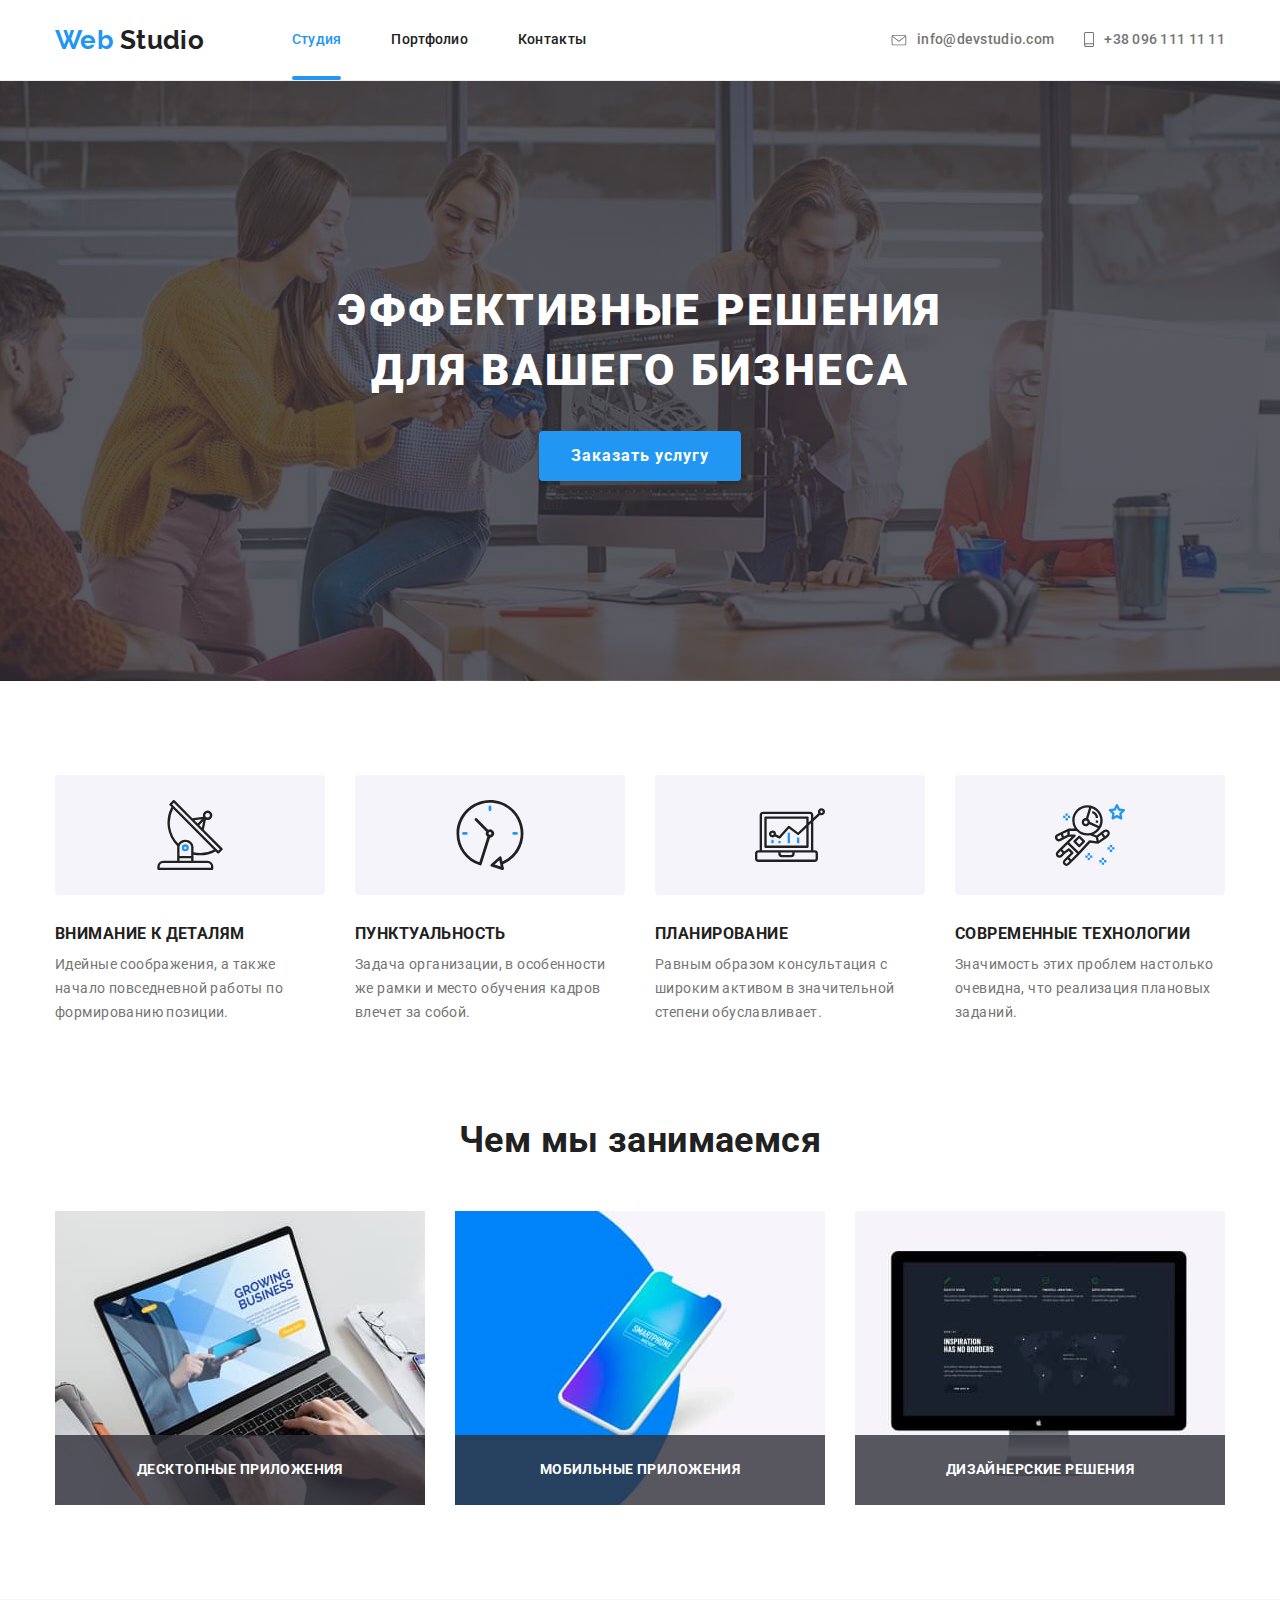
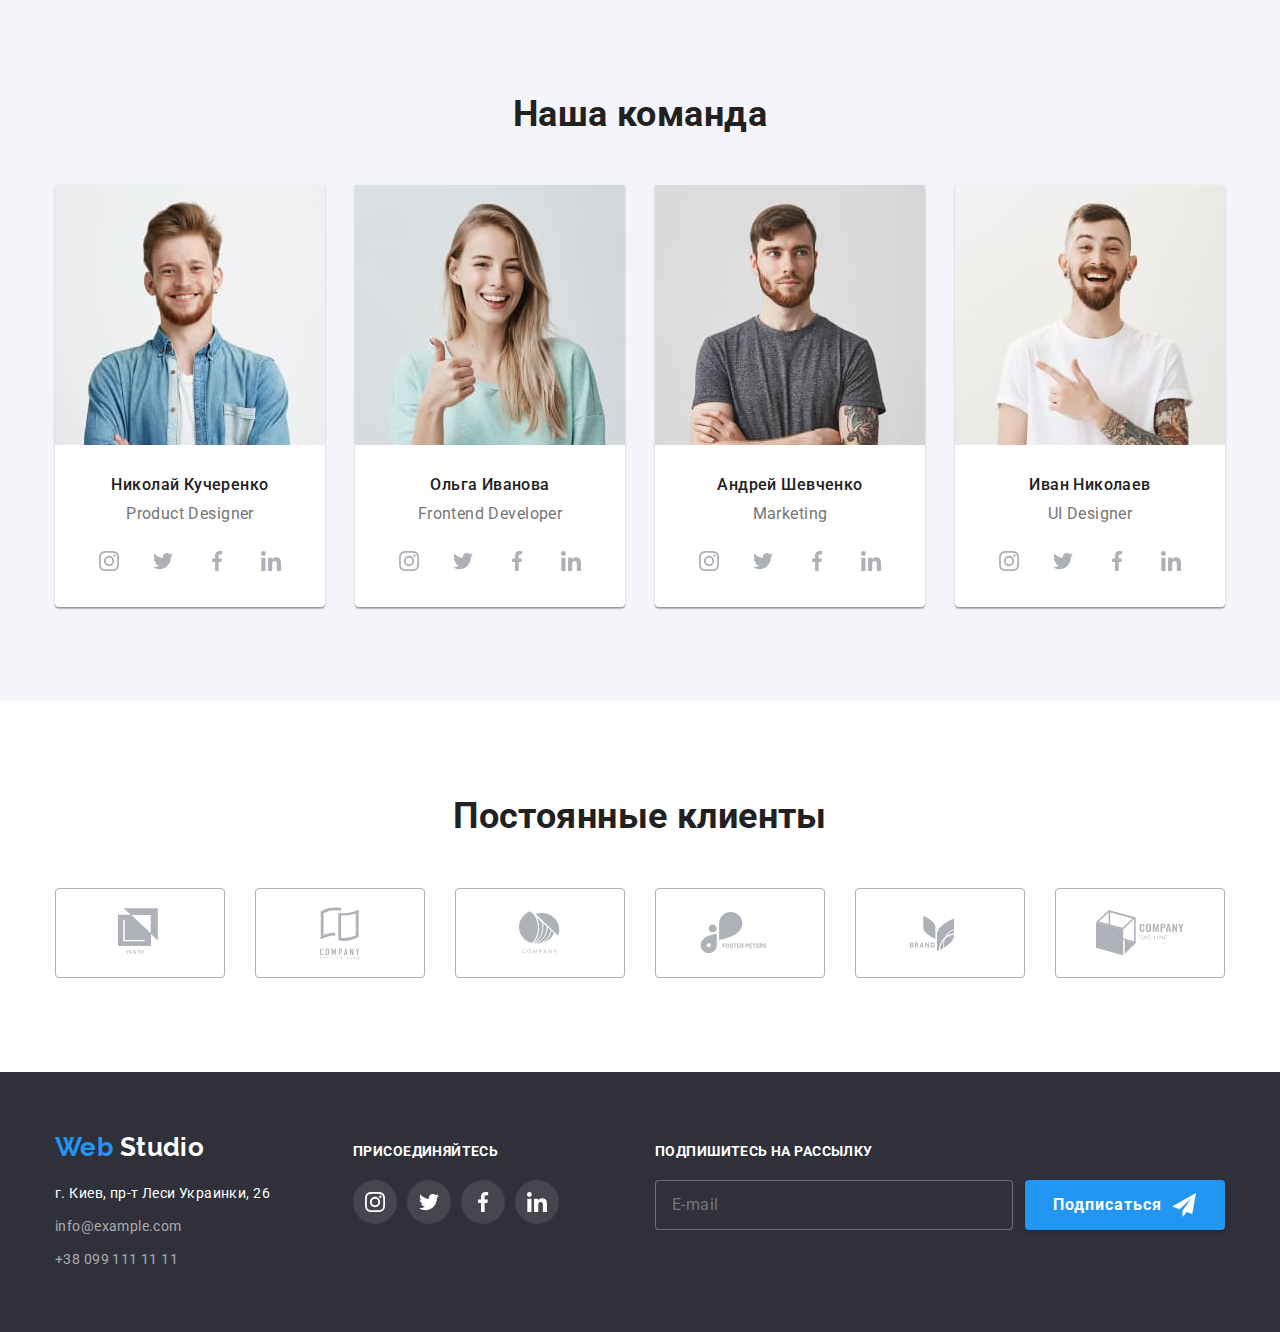
<file: index.html>
<!DOCTYPE html>
<html lang="ru">
  <head>
    <meta charset="UTF-8" />
    <meta name="viewport" content="width=device-width, initial-scale=1.0" />
    <title>Студия</title>
    <link
      rel="stylesheet"
      href="https://cdnjs.cloudflare.com/ajax/libs/animate.css/4.0.0/animate.min.css"
    />
    <link
      href="https://fonts.googleapis.com/css2?family=Roboto:wght@400;500;700;900&display=swap"
      rel="stylesheet"
    />

    <link rel="stylesheet" href="./css/main.min.css" />
  </head>
  <body>
    <!-- Шапка сайта -->
    <header class="header">
      <div class="container">
        <div class="menu-container">
          <a class="logo link animate__pulse" href="./index.html" lang="en"
            ><span class="logo-web">Web</span>
            <span class="black-studio">Studio</span>
          </a>
          <button
            class="button-menu"
            type="button"
            aria-expanded="false"
            aria-controls="menu-wrapper"
            aria-label="переключатель мобильного меню"
            data-menu-button
            data-hero-button
          >
            <svg class="button-menu-svg" width="40" height="40">
              <use class="icon-menu" href="./images/sprite.svg#icon-menu"></use>
              <use
                class="icon-cross"
                href="./images/sprite.svg#icon-cross"
              ></use>
            </svg>
          </button>
        </div>
        <div class="menu-wrapper" id="menu-wrapper" data-menu>
          <nav class="nav">
            <ul class="nav-list list">
              <li class="item">
                <a class="nav-link current link" href="./index.html">Студия</a>
              </li>
              <li class="item">
                <a class="nav-link link" href="./portfolio.html">Портфолио</a>
              </li>
              <li>
                <a class="nav-link link" href="">Контакты</a>
              </li>
            </ul>
          </nav>
          <address class="address contakt">
            <ul class="contakt-list list">
              <li class="item">
                <a class="contakt-link link" href="mailto:info@devstudio.com"
                  ><svg class="icon-mail" width="16" height="11">
                    <use href="./images/sprite.svg#icon-mail"></use>
                  </svg>
                  info@devstudio.com
                </a>
              </li>
              <li class="item">
                <a class="contakt-link link" href="tel:+380961111111">
                  <svg class="icon-phone" width="10" height="15">
                    <use href="./images/sprite.svg#icon-phone"></use>
                  </svg>
                  +38 096 111 11 11
                </a>
              </li>
            </ul>
          </address>
        </div>
      </div>
    </header>
    <!-- Оснавная часть -->
    <main>
      <!-- Hero секция -->
      <section class="hero" data-hero>
        <h1 class="hero-title">
          Эффективные решения<br />
          для вашего бизнеса
        </h1>
        <button class="hero-button link" type="submit" data-modal-open>
          Заказать услугу
        </button>
      </section>
      <!-- О нас секция -->
      <section class="about section">
        <div class="container">
          <!-- Заголовок h2 скрываем с помощью класса  .visualy-hidden -->
          <h2 class="visually-hidden">О нас</h2>
          <ul class="about-list list">
            <li class="about-item">
              <div class="about-bg">
                <svg class="about-icon" width="70" height="70">
                  <use href="./images/sprite.svg#icon-antenna-1"></use>
                </svg>
              </div>
              <h3 class="about-name">Внимание к деталям</h3>
              <p class="about-description">
                Идейные соображения, а также начало повседневной работы по
                формированию позиции.
              </p>
            </li>
            <li class="about-item">
              <div class="about-bg">
                <svg class="about-icon" width="70" height="70">
                  <use href="./images/sprite.svg#icon-clock-2"></use>
                </svg>
              </div>
              <h3 class="about-name">Пунктуальность</h3>
              <p class="about-description">
                Задача организации, в особенности же рамки и место обучения
                кадров влечет за собой.
              </p>
            </li>
            <li class="about-item">
              <div class="about-bg">
                <svg class="about-icon" width="70" height="70">
                  <use href="./images/sprite.svg#icon-diagram-3"></use>
                </svg>
              </div>
              <h3 class="about-name">Планирование</h3>
              <p class="about-description">
                Равным образом консультация с широким активом в значительной
                степени обуславливает.
              </p>
            </li>
            <li class="about-item">
              <div class="about-bg">
                <svg class="about-icon" width="70" height="70">
                  <use href="./images/sprite.svg#icon-astronaut-4"></use>
                </svg>
              </div>
              <h3 class="about-name">Современные технологии</h3>
              <p class="about-description">
                Значимость этих проблем настолько очевидна, что реализация
                плановых заданий.
              </p>
            </li>
          </ul>
        </div>
      </section>
      <!-- Чем занимаемся секция -->
      <section class="offer section">
        <div class="container">
          <h2 class="offer-title">Чем мы занимаемся</h2>
          <ul class="offer-list list">
            <li class="offer-item">
              <img
                srcset="
                  ./images/what-doing/desctop.jpg    1x,
                  ./images/what-doing/desctop@2x.jpg 2x
                "
                src="./images/what-doing/desctop.jpg"
                alt="пользователь просматривает веб-страницу на ноутбуке"
                width="370"
                height="295"
              />
              <p class="offer-name">Десктопные приложения</p>
            </li>
            <li class="offer-item">
              <img
                srcset="
                  ./images/what-doing/smartphon.jpg    1x,
                  ./images/what-doing/smartphon@2x.jpg 2x
                "
                src="./images/what-doing/smartphon.jpg"
                alt="смартфон"
                width="370"
                height="295"
              />
              <p class="offer-name">Мобильные приложения</p>
            </li>
            <li class="offer-item">
              <img
                srcset="
                  ./images/what-doing/design.jpg    1x,
                  ./images/what-doing/design@2x.jpg 2x
                "
                src="./images/what-doing/design.jpg"
                alt="монитор с открытым сайтом"
                width="370"
                height="295"
              />
              <p class="offer-name">Дизайнерские решения</p>
            </li>
          </ul>
        </div>
      </section>
      <!-- Секция Наша команда -->
      <section class="team section">
        <div class="container">
          <h2 class="team-title">Наша команда</h2>
          <ul class="team-list list">
            <li class="team-item">
              <picture>
                <source
                  media="(max-width: 767px)"
                  srcset="
                    ./images/team/nikolay-kucherenko-mob.jpg    1x,
                    ./images/team/nikolay-kucherenko-mob@2x.jpg 2x
                  "
                  type="image/jpeg" />
                <source
                  media="(min-width: 768px) and (max-width: 1199px) "
                  srcset="
                    ./images/team/nikolay-kucherenko-tab.jpg    1x,
                    ./images/team/nikolay-kucherenko-tab@2x.jpg 2x
                  "
                  type="image/jpeg" />
                <img
                  srcset="
                    ./images/team/nikolay-kucherenko.jpg    1x,
                    ./images/team/nikolay-kucherenko@2x.jpg 2x
                  "
                  src="./images/team/nikolay-kucherenko.jpg"
                  alt="николай кучеренко"
              /></picture>
              <!-- <img
                src="./images/team/nikolay-kucherenko.jpg"
                alt="николай кучеренко"
              /> -->
              <div class="team-card">
                <h3 class="team-name">Николай Кучеренко</h3>
                <p class="team-position" lang="en">Product Designer</p>
                <ul class="name-social-list list">
                  <li class="name-social-item">
                    <a href="" target="_blank" aria-label="иконка инстаграма"
                      ><svg class="name-social-icon">
                        <use href="./images/sprite.svg#icon-instagram"></use>
                      </svg>
                    </a>
                  </li>
                  <li class="name-social-item">
                    <a href="" target="_blank" aria-label="иконка твитера"
                      ><svg class="name-social-icon">
                        <use href="./images/sprite.svg#icon-twitter"></use>
                      </svg>
                    </a>
                  </li>
                  <li class="name-social-item">
                    <a href="" target="_blank" aria-label="иконка фейсбука">
                      <svg class="name-social-icon">
                        <use href="./images/sprite.svg#icon-facebook"></use>
                      </svg>
                    </a>
                  </li>
                  <li class="name-social-item">
                    <a href="" target="_blank" aria-label="иконка ликедина"
                      ><svg class="name-social-icon">
                        <use href="./images/sprite.svg#icon-linkedin"></use>
                      </svg>
                    </a>
                  </li>
                </ul>
              </div>
            </li>

            <li class="team-item">
              <picture>
                <source
                  media="(max-width: 767px)"
                  srcset="
                    ./images/team/olga-ivanova-mob.jpg    1x,
                    ./images/team/olga-ivanova-mob@2x.jpg 2x
                  "
                  type="image/jpeg" />
                <source
                  media="(min-width: 768px) and (max-width: 1199px) "
                  srcset="
                    ./images/team/olga-ivanova-tab.jpg    1x,
                    ./images/team/olga-ivanova-tab@2x.jpg 2x
                  "
                  type="image/jpeg" />
                <img
                  srcset="
                    ./images/team/olga-ivanova.jpg    1x,
                    ./images/team/olga-ivanova@2x.jpg 2x
                  "
                  src="./images/team/olga-ivanova.jpg"
                  alt="ольга иванова"
              /></picture>
              <!-- <img src="./images/team/olga-ivanova.jpg" alt="ольга иванова" /> -->
              <div class="team-card">
                <h3 class="team-name">Ольга Иванова</h3>
                <p class="team-position" lang="en">Frontend Developer</p>
                <ul class="name-social-list list">
                  <li class="name-social-item">
                    <a href="" target="_blank" aria-label="иконка инстаграма"
                      ><svg class="name-social-icon">
                        <use href="./images/sprite.svg#icon-instagram"></use>
                      </svg>
                    </a>
                  </li>
                  <li class="name-social-item">
                    <a href="" target="_blank" aria-label="иконка твитера"
                      ><svg class="name-social-icon">
                        <use href="./images/sprite.svg#icon-twitter"></use>
                      </svg>
                    </a>
                  </li>
                  <li class="name-social-item">
                    <a href="" target="_blank" aria-label="иконка фейсбука">
                      <svg class="name-social-icon">
                        <use href="./images/sprite.svg#icon-facebook"></use>
                      </svg>
                    </a>
                  </li>
                  <li class="name-social-item">
                    <a href="" target="_blank" aria-label="иконка ликедина"
                      ><svg class="name-social-icon">
                        <use href="./images/sprite.svg#icon-linkedin"></use>
                      </svg>
                    </a>
                  </li>
                </ul>
              </div>
            </li>
            <li class="team-item">
              <picture>
                <source
                  media="(max-width: 767px)"
                  srcset="
                    ./images/team/andrey-shevchenko-mob.jpg    1x,
                    ./images/team/andrey-shevchenko-mob@2x.jpg 2x
                  "
                  type="image/jpeg" />
                <source
                  media="(min-width: 768px) and (max-width: 1199px) "
                  srcset="
                    ./images/team/andrey-shevchenko-tab.jpg    1x,
                    ./images/team/andrey-shevchenko-tab@2x.jpg 2x
                  "
                  type="image/jpeg" />
                <img
                  srcset="
                    ./images/team/andrey-shevchenko.jpg    1x,
                    ./images/team/andrey-shevchenko@2x.jpg 2x
                  "
                  src="./images/team/andrey-shevchenko.jpg"
                  alt="андрей шевченко"
              /></picture>
              <!-- <img
                src="./images/team/andrey-shevchenko.jpg"
                alt="андрей шевченко"
              /> -->
              <div class="team-card">
                <h3 class="team-name">Андрей Шевченко</h3>
                <p class="team-position" lang="en">Marketing</p>
                <ul class="name-social-list list">
                  <li class="name-social-item">
                    <a href="" target="_blank" aria-label="иконка инстаграма"
                      ><svg class="name-social-icon">
                        <use href="./images/sprite.svg#icon-instagram"></use>
                      </svg>
                    </a>
                  </li>
                  <li class="name-social-item">
                    <a href="" target="_blank" aria-label="иконка твитера"
                      ><svg class="name-social-icon">
                        <use href="./images/sprite.svg#icon-twitter"></use>
                      </svg>
                    </a>
                  </li>
                  <li class="name-social-item">
                    <a href="" target="_blank" aria-label="иконка фейсбука">
                      <svg class="name-social-icon">
                        <use href="./images/sprite.svg#icon-facebook"></use>
                      </svg>
                    </a>
                  </li>
                  <li class="name-social-item">
                    <a href="" target="_blank" aria-label="иконка ликедина"
                      ><svg class="name-social-icon">
                        <use href="./images/sprite.svg#icon-linkedin"></use>
                      </svg>
                    </a>
                  </li>
                </ul>
              </div>
            </li>

            <li class="team-item">
              <picture>
                <source
                  media="(max-width: 767px)"
                  srcset="
                    ./images/team/ivan-nikolaev-mob.jpg    1x,
                    ./images/team/ivan-nikolaev-mob@2x.jpg 2x
                  "
                  type="image/jpeg" />
                <source
                  media="(min-width: 768px) and (max-width: 1199px) "
                  srcset="
                    ./images/team/ivan-nikolaev-tab.jpg    1x,
                    ./images/team/ivan-nikolaev-tab@2x.jpg 2x
                  "
                  type="image/jpeg" />
                <img
                  srcset="
                    ./images/team/ivan-nikolaev.jpg    1x,
                    ./images/team/ivan-nikolaev@2x.jpg 2x
                  "
                  src="./images/team/ivan-nikolaev.jpg"
                  alt="иван николаев"
              /></picture>
              <!-- <img src="./images/team/ivan-nikolaev.jpg" alt="иван николаев" /> -->
              <div class="team-card">
                <h3 class="team-name">Иван Николаев</h3>
                <p class="team-position" lang="en">UI Designer</p>
                <ul class="name-social-list list">
                  <li class="name-social-item">
                    <a href="" target="_blank" aria-label="иконка инстаграма"
                      ><svg class="name-social-icon">
                        <use href="./images/sprite.svg#icon-instagram"></use>
                      </svg>
                    </a>
                  </li>
                  <li class="name-social-item">
                    <a href="" target="_blank" aria-label="иконка твитера"
                      ><svg class="name-social-icon">
                        <use href="./images/sprite.svg#icon-twitter"></use>
                      </svg>
                    </a>
                  </li>
                  <li class="name-social-item">
                    <a href="" target="_blank" aria-label="иконка фейсбука">
                      <svg class="name-social-icon">
                        <use href="./images/sprite.svg#icon-facebook"></use>
                      </svg>
                    </a>
                  </li>
                  <li class="name-social-item">
                    <a href="" target="_blank" aria-label="иконка ликедина"
                      ><svg class="name-social-icon">
                        <use href="./images/sprite.svg#icon-linkedin"></use>
                      </svg>
                    </a>
                  </li>
                </ul>
              </div>
            </li>
          </ul>
        </div>
      </section>
      <!-- Секция Постоянные клиенты -->
      <section class="customers section">
        <div class="container">
          <h2 class="customers-title">Постоянные клиенты</h2>
          <ul class="customers-list list">
            <li class="customers-item">
              <a href="" target="_blank" aria-label="логотип компании 1">
                <svg class="customers-icon icon-logo-1" width="44" height="49">
                  <use href="./images/sprite.svg#icon-logo-1"></use>
                </svg>
              </a>
            </li>
            <li class="customers-item">
              <a href="" target="_blank" aria-label="логотип компании 2">
                <svg class="customers-icon icon-logo-2" width="40" height="52">
                  <use href="./images/sprite.svg#icon-logo-2"></use>
                </svg>
              </a>
            </li>
            <li class="customers-item">
              <a href="" target="_blank" aria-label="логотип компании 3">
                <svg class="customers-icon icon-logo-3" width="41" height="43">
                  <use href="./images/sprite.svg#icon-logo-3"></use>
                </svg>
              </a>
            </li>
            <li class="customers-item">
              <a href="" target="_blank" aria-label="логотип компании 4">
                <svg class="customers-icon icon-logo-4" width="80" height="42">
                  <use href="./images/sprite.svg#icon-logo-4"></use>
                </svg>
              </a>
            </li>
            <li class="customers-item">
              <a href="" target="_blank" aria-label="логотип компании 5">
                <svg class="customers-icon icon-logo-5" width="59" height="47">
                  <use
                    href="./images/sprite.svg#icon-logo-5"
                    width="44"
                    height="49"
                  ></use>
                </svg>
              </a>
            </li>
            <li class="customers-item">
              <a href="" target="_blank" aria-label="логотип компании 6">
                <svg class="customers-icon icon-logo-6" width="88" height="46">
                  <use href="./images/sprite.svg#icon-logo-6"></use>
                </svg>
              </a>
            </li>
          </ul>
        </div>
      </section>
    </main>
    <!-- Подвал сайта -->
    <footer class="footer">
      <div class="container">
        <div class="container-tablet">
          <div class="footer-box-address">
            <a class="logo link" href="./index.html" lang="en"
              ><span class="logo-web">Web</span>
              <span class="white-studio">Studio</span></a
            >
            <address class="address footer-address">
              <a
                class="footer-address-link accent-link link"
                href="https://goo.gl/maps/9TEdyr7UyNeiwYUK7"
                target="_blank"
                >г. Киев, пр-т Леси Украинки, 26</a
              ><br />
              <a
                class="footer-address-mail accent-link link"
                href="mailto:info@example.com"
                >info@example.com</a
              ><br />
              <a
                class="footer-address-tel accent-link link"
                href="tel:+380991111111"
                >+38 099 111 11 11</a
              >
            </address>
          </div>

          <div class="footer-box-social">
            <b class="footer-join">присоединяйтесь</b>
            <ul class="footer-social-list list">
              <li class="footer-social-item">
                <a href="" target="_blank" aria-label="иконка инстаграма"
                  ><svg class="icon" width="20" height="20">
                    <use href="./images/sprite.svg#icon-instagram"></use>
                  </svg>
                </a>
              </li>
              <li class="footer-social-item">
                <a href="" target="_blank" aria-label="иконка твитера"
                  ><svg class="icon" width="20" height="20">
                    <use href="./images/sprite.svg#icon-twitter"></use>
                  </svg>
                </a>
              </li>
              <li class="footer-social-item">
                <a href="" target="_blank" aria-label="иконка фейсбука">
                  <svg class="icon" width="20" height="20">
                    <use href="./images/sprite.svg#icon-facebook"></use>
                  </svg>
                </a>
              </li>
              <li class="footer-social-item">
                <a href="" target="_blank" aria-label="иконка ликедина"
                  ><svg class="icon" width="20" height="20">
                    <use href="./images/sprite.svg#icon-linkedin"></use>
                  </svg>
                </a>
              </li>
            </ul>
          </div>
        </div>

        <div class="footer-box-form">
          <b class="footer-join">Подпишитесь на рассылку</b>
          <form class="footer-form" action="#" method="get">
            <input
              class="footer-form-input"
              type="email"
              name="email"
              placeholder="E-mail"
            /><button class="footer-form-button" type="submit">
              Подписаться
              <svg class="icon" width="24" height="24">
                <use href="./images/sprite.svg#icon-send"></use>
              </svg>
            </button>
          </form>
        </div>
      </div>
    </footer>
    <!--                    Модальное окно -->
    <div class="backdrop is-hidden animate-modal" data-modal>
      <form class="form-modal" action="#" method="get">
        <b class="form-modal-title">Оставьте свои данные, мы вам перезвоним</b>
        <button class="form-modal-button" type="button" data-modal-close>
          <svg class="btn-close">
            <use href="./images/sprite.svg#icon-close"></use>
          </svg>
        </button>
        <label class="form-modal-field">
          <input
            class="form-modal-input"
            type="text"
            name="name"
            placeholder=" "
            required
          />
          <span class="form-modal-label">Имя</span>
          <svg class="form-modal-icon">
            <use href="./images/sprite.svg#icon-person"></use>
          </svg>
        </label>
        <label class="form-modal-field">
          <input
            class="form-modal-input"
            type="tel"
            name="tel"
            placeholder=" "
            required
          />
          <span class="form-modal-label">Телефон</span>
          <svg class="form-modal-icon">
            <use href="./images/sprite.svg#icon-form-phone"></use>
          </svg>
        </label>
        <label class="form-modal-field">
          <input
            class="form-modal-input"
            type="email"
            name="email"
            placeholder=" "
          />
          <span class="form-modal-label">Почта</span>
          <svg class="form-modal-icon">
            <use href="./images/sprite.svg#icon-form-email"></use>
          </svg>
        </label>
        <!-- Оставим в диве, сделаем вторым вариантом old school -->
        <div class="form-modal-comments-wrapper">
          <textarea
            class="form-modal-textarea"
            name="comments"
            id="comments"
            placeholder=" "
          ></textarea>
          <label class="form-modal-textarea-label" for="comments"
            >Комментарий</label
          >
        </div>
        <label class="form-modal-checkbox-wrapper">
          <input
            class="form-modal-checkbox visually-hidden"
            type="checkbox"
            name="policy"
            value="accept-policy"
            required
          />
          <svg class="form-modal-icon-check">
            <use href="./images/sprite.svg#icon-check"></use>
          </svg>
          <span class="form-modal-checkbox-label"
            >Соглашаюсь с рассылкой и принимаю
            <a class="form-modal-link" href="">Условия договора</a></span
          >
        </label>
        <button class="form-modal-btn" type="submit">Отправить</button>
      </form>
    </div>
    <!-- Скрипт для подключения меню-бургер -->
    <script src="./js/menu.js"></script>
    <!-- Скрипт для исчезновения секции Герой -->
    <script src="./js/hero.js"></script>
    <!-- Скрипт для подключения модального окна -->
    <script src="./js/modal.js"></script>
  </body>
</html>
</file>
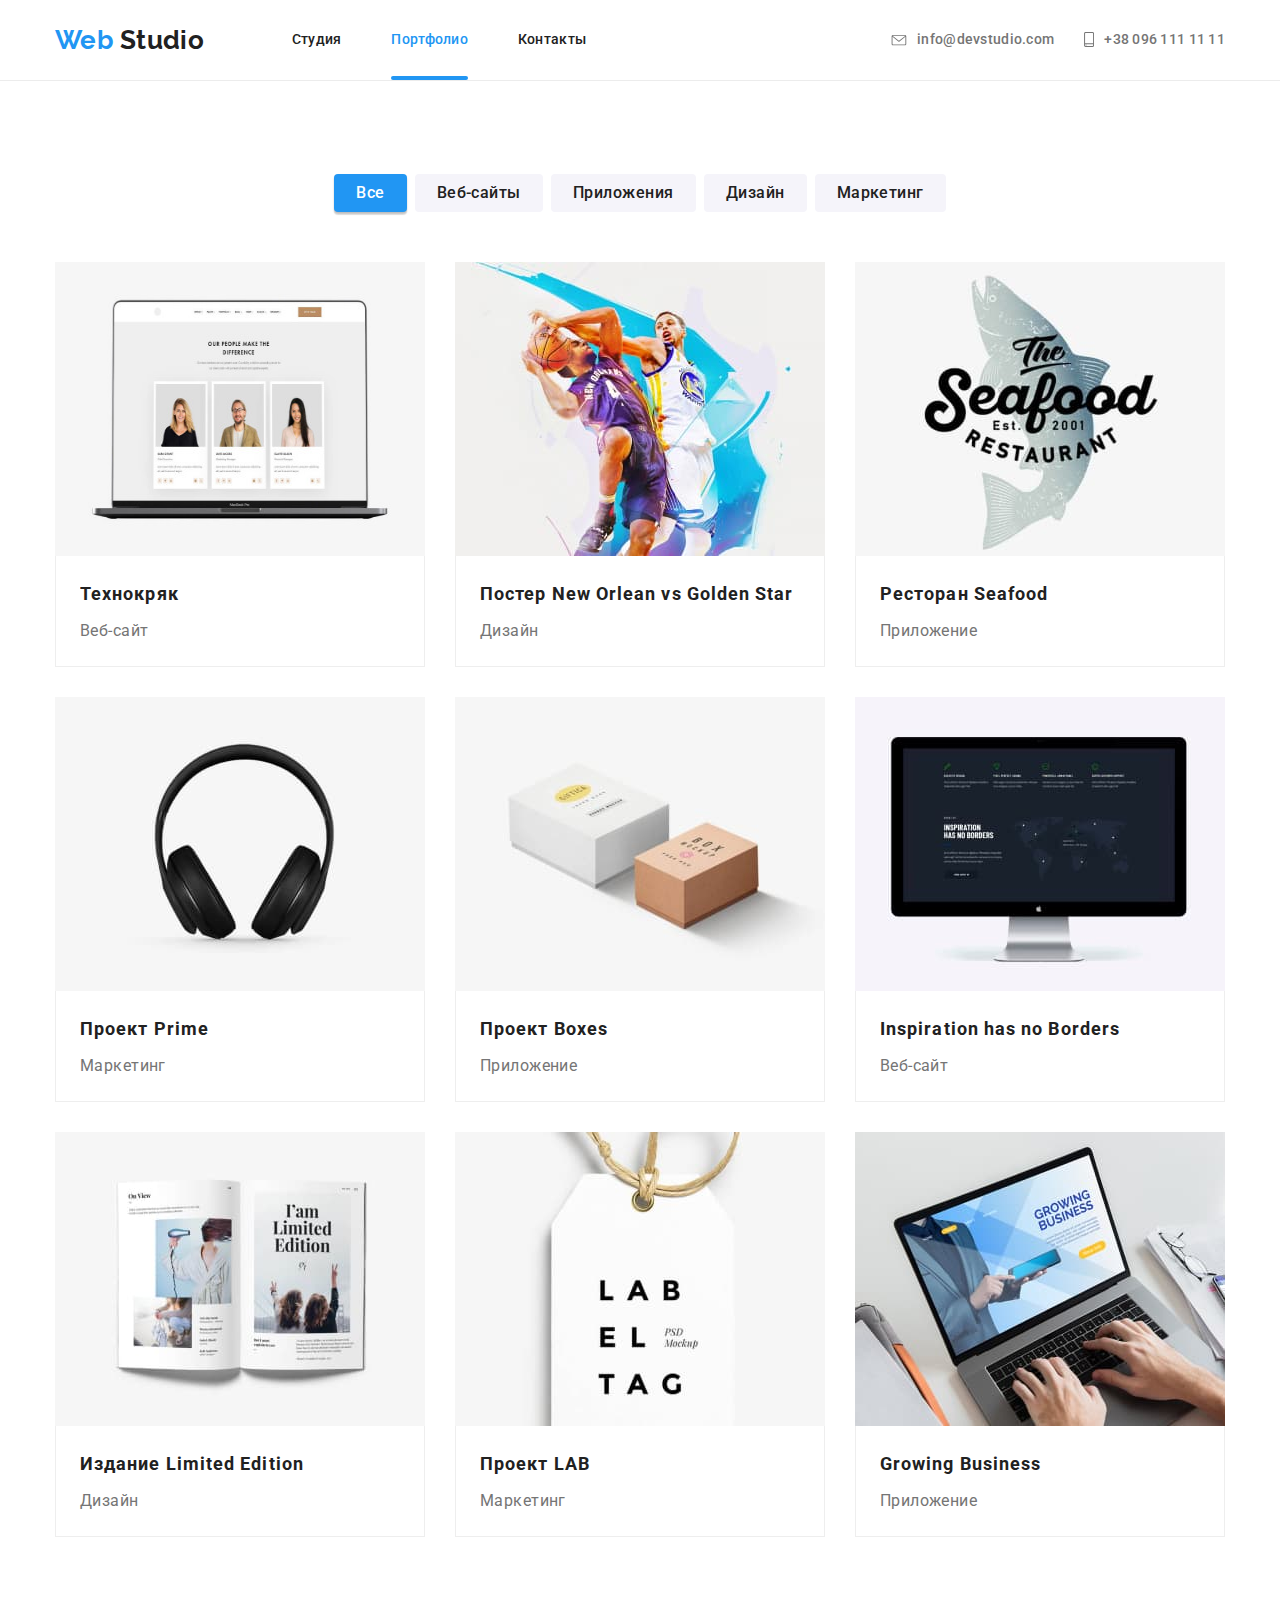
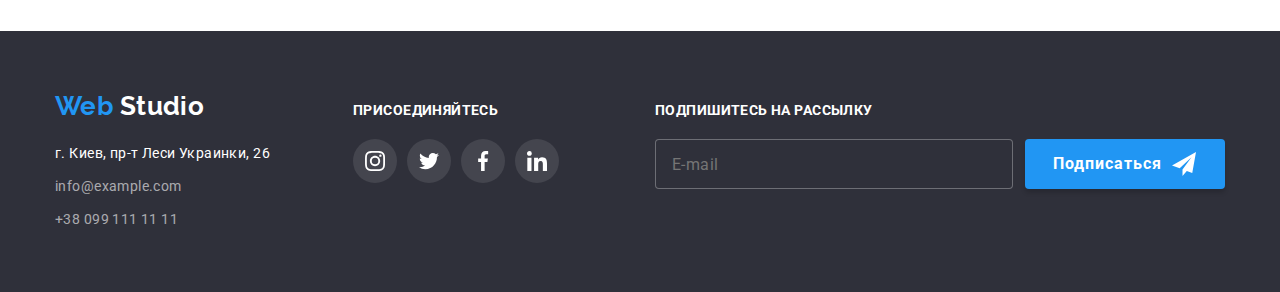
<file: portfolio.html>
<!DOCTYPE html>
<html lang="ru">
  <head>
    <meta charset="UTF-8" />
    <meta name="viewport" content="width=device-width, initial-scale=1.0" />
    <title>Портфолио</title>
    <link
      rel="stylesheet"
      href="https://cdnjs.cloudflare.com/ajax/libs/animate.css/4.0.0/animate.min.css"
    />
    <link
      href="https://fonts.googleapis.com/css2?family=Roboto:wght@400;500;700;900&display=swap"
      rel="stylesheet"
    />
    <link rel="stylesheet" href="./css/portfolio.min.css" />
  </head>
  <body>
    <!-- Шапка сайта -->
    <header class="header">
      <div class="container">
        <div class="menu-container">
          <a class="logo link animate__pulse" href="./index.html" lang="en"
            ><span class="logo-web">Web</span>
            <span class="black-studio">Studio</span>
          </a>
          <button
            class="button-menu"
            type="button"
            aria-expanded="false"
            aria-controls="menu-wrapper"
            aria-label="переключатель мобильного меню"
            data-menu-button
          >
            <svg class="button-menu-svg" width="40" height="40">
              <use class="icon-menu" href="./images/sprite.svg#icon-menu"></use>
              <use
                class="icon-cross"
                href="./images/sprite.svg#icon-cross"
              ></use>
            </svg>
          </button>
        </div>
        <div class="menu-wrapper" id="menu-wrapper" data-menu>
          <nav class="nav">
            <ul class="nav-list list">
              <li class="item">
                <a class="nav-link link" href="./index.html">Студия</a>
              </li>
              <li class="item">
                <a class="nav-link current link" href="./portfolio.html"
                  >Портфолио</a
                >
              </li>
              <li>
                <a class="nav-link link" href="">Контакты</a>
              </li>
            </ul>
          </nav>
          <address class="address contakt">
            <ul class="contakt-list list">
              <li class="item">
                <a class="contakt-link link" href="mailto:info@devstudio.com"
                  ><svg class="icon-mail" width="16" height="11">
                    <use href="./images/sprite.svg#icon-mail"></use>
                  </svg>
                  info@devstudio.com
                </a>
              </li>
              <li class="item">
                <a class="contakt-link link" href="tel:+380961111111">
                  <svg class="icon-phone" width="10" height="15">
                    <use href="./images/sprite.svg#icon-phone"></use>
                  </svg>
                  +38 096 111 11 11
                </a>
              </li>
            </ul>
          </address>
        </div>
      </div>
    </header>
    <!-- Оснавная часть -->
    <main>
      <section class="main-portfolio">
        <div class="container">
          <!-- Заголовок h1 скрываем с помощью класса  .visualy-hidden -->
          <h1 class="visually-hidden">Портфолио</h1>
          <div class="filter">
            <ul class="list">
              <li class="filter-item">
                <button class="filter-button current button-all" type="button">
                  Все
                </button>
              </li>
              <li class="filter-item">
                <button class="filter-button button-web" type="button">
                  Веб-сайты
                </button>
              </li>
              <li class="filter-item">
                <button class="filter-button button-app" type="button">
                  Приложения
                </button>
              </li>
              <li class="filter-item">
                <button class="filter-button button-design" type="button">
                  Дизайн
                </button>
              </li>
              <li class="filter-item">
                <button class="filter-button button-marketing" type="button">
                  Маркетинг
                </button>
              </li>
            </ul>
          </div>
          <div class="portfolio">
            <ul class="list">
              <li class="portfolio-item">
                <a class="portfolio-link link" href="">
                  <div class="portfolio-thumb">
                    <!-- Одно фото сделано через дискртптор w -->
                    <img
                      src="./images/portfolio/project-1-mob.jpg"
                      alt="пользователь просматривает веб-страницу на ноутбуке"
                      srcset="
                        ./images/portfolio/project-1-mob.jpg    450w,
                        ./images/portfolio/project-1-mob@2x.jpg 700w
                      "
                      sizes="(min-width: 1200px) 33vw, (min-width: 768px) 50px, 100vw"
                    />
                    <!-- <picture>
                      <source
                        media="(max-width: 767px)"
                        srcset="
                          ./images/portfolio/project-1-mob.jpg    1x,
                          ./images/portfolio/project-1-mob@2x.jpg 2x
                        "
                        type="image/jpeg" />
                      <source
                        media="(min-width: 768px) and (max-width: 1199px) "
                        srcset="
                          ./images/portfolio/project-1-tab.jpg    1x,
                          ./images/portfolio/project-1-tab@2x.jpg 2x
                        "
                        type="image/jpeg" />
                      <img
                        srcset="
                          ./images/portfolio/project-1-desc.jpg    1x,
                          ./images/portfolio/project-1-desc@2x.jpg 2x
                        "
                        src="./images/portfolio/project-1-mob.jpg"
                        alt="пользователь просматривает веб-страницу на ноутбуке"
                    /></picture> -->
                    <p class="portfolio-about">
                      Технокряк это современная площадка распространения
                      коронавируса. Компании используют эту платформу для
                      цифрового шпионажа и атак на защищённые сервера
                      конкурентов.
                    </p>
                  </div>

                  <div class="portfolio-card">
                    <h2 class="portfolio-name">Технокряк</h2>
                    <p class="portfolio-web">Веб-сайт</p>
                  </div>
                </a>
              </li>
              <li class="portfolio-item">
                <a class="portfolio-link link" href="">
                  <div class="portfolio-thumb">
                    <picture>
                      <source
                        media="(max-width: 767px)"
                        srcset="
                          ./images/portfolio/project-2-mob.jpg    1x,
                          ./images/portfolio/project-2-mob@2x.jpg 2x
                        "
                        type="image/jpeg" />
                      <source
                        media="(min-width: 768px) and (max-width: 1199px) "
                        srcset="
                          ./images/portfolio/project-2-tab.jpg    1x,
                          ./images/portfolio/project-2-tab@2x.jpg 2x
                        "
                        type="image/jpeg" />
                      <img
                        srcset="
                          ./images/portfolio/project-2-desc.jpg    1x,
                          ./images/portfolio/project-2-desc@2x.jpg 2x
                        "
                        src="./images/portfolio/project-2-mob.jpg"
                        alt="пользователь просматривает веб-страницу на ноутбуке"
                    /></picture>
                    <p class="portfolio-about">
                      Технокряк это современная площадка распространения
                      коронавируса. Компании используют эту платформу для
                      цифрового шпионажа и атак на защищённые сервера
                      конкурентов.
                    </p>
                  </div>

                  <div class="portfolio-card">
                    <h2 class="portfolio-name">
                      Постер <span lang="en">New Orlean vs Golden Star</span>
                    </h2>
                    <p class="portfolio-design">Дизайн</p>
                  </div>
                </a>
              </li>
              <li class="portfolio-item">
                <a class="portfolio-link link" href="">
                  <div class="portfolio-thumb">
                    <picture>
                      <source
                        media="(max-width: 767px)"
                        srcset="
                          ./images/portfolio/project-3-mob.jpg    1x,
                          ./images/portfolio/project-3-mob@2x.jpg 2x
                        "
                        type="image/jpeg" />
                      <source
                        media="(min-width: 768px) and (max-width: 1199px) "
                        srcset="
                          ./images/portfolio/project-3-tab.jpg    1x,
                          ./images/portfolio/project-3-tab@2x.jpg 2x
                        "
                        type="image/jpeg" />
                      <img
                        srcset="
                          ./images/portfolio/project-3-desc.jpg    1x,
                          ./images/portfolio/project-3-desc@2x.jpg 2x
                        "
                        src="./images/portfolio/project-3-mob.jpg"
                        alt="пользователь просматривает веб-страницу на ноутбуке"
                    /></picture>
                    <p class="portfolio-about">
                      Технокряк это современная площадка распространения
                      коронавируса. Компании используют эту платформу для
                      цифрового шпионажа и атак на защищённые сервера
                      конкурентов.
                    </p>
                  </div>
                  <div class="portfolio-card">
                    <h2 class="portfolio-name">
                      Ресторан <span lang="en">Seafood</span>
                    </h2>
                    <p class="portfolio-app">Приложение</p>
                  </div>
                </a>
              </li>
              <li class="portfolio-item">
                <a class="portfolio-link link" href="">
                  <div class="portfolio-thumb">
                    <picture>
                      <source
                        media="(max-width: 767px)"
                        srcset="
                          ./images/portfolio/project-4-mob.jpg    1x,
                          ./images/portfolio/project-4-mob@2x.jpg 2x
                        "
                        type="image/jpeg" />
                      <source
                        media="(min-width: 768px) and (max-width: 1199px) "
                        srcset="
                          ./images/portfolio/project-4-tab.jpg    1x,
                          ./images/portfolio/project-4-tab@2x.jpg 2x
                        "
                        type="image/jpeg" />
                      <img
                        srcset="
                          ./images/portfolio/project-4-desc.jpg    1x,
                          ./images/portfolio/project-4-desc@2x.jpg 2x
                        "
                        src="./images/portfolio/project-4-mob.jpg"
                        alt="пользователь просматривает веб-страницу на ноутбуке"
                    /></picture>
                    <p class="portfolio-about">
                      Технокряк это современная площадка распространения
                      коронавируса. Компании используют эту платформу для
                      цифрового шпионажа и атак на защищённые сервера
                      конкурентов.
                    </p>
                  </div>
                  <div class="portfolio-card">
                    <h2 class="portfolio-name">
                      Проект <span lang="en">Prime</span>
                    </h2>
                    <p class="portfolio-marketing">Маркетинг</p>
                  </div>
                </a>
              </li>
              <li class="portfolio-item">
                <a class="portfolio-link link" href=""
                  ><div class="portfolio-thumb">
                    <picture>
                      <source
                        media="(max-width: 767px)"
                        srcset="
                          ./images/portfolio/project-5-mob.jpg    1x,
                          ./images/portfolio/project-5-mob@2x.jpg 2x
                        "
                        type="image/jpeg" />
                      <source
                        media="(min-width: 768px) and (max-width: 1199px) "
                        srcset="
                          ./images/portfolio/project-5-tab.jpg    1x,
                          ./images/portfolio/project-5-tab@2x.jpg 2x
                        "
                        type="image/jpeg" />
                      <img
                        srcset="
                          ./images/portfolio/project-5-desc.jpg    1x,
                          ./images/portfolio/project-5-desc@2x.jpg 2x
                        "
                        src="./images/portfolio/project-5-mob.jpg"
                        alt="пользователь просматривает веб-страницу на ноутбуке"
                    /></picture>
                    <p class="portfolio-about">
                      Технокряк это современная площадка распространения
                      коронавируса. Компании используют эту платформу для
                      цифрового шпионажа и атак на защищённые сервера
                      конкурентов.
                    </p>
                  </div>
                  <div class="portfolio-card">
                    <h2 class="portfolio-name">
                      Проект <span lang="en">Boxes</span>
                    </h2>
                    <p class="portfolio-app">Приложение</p>
                  </div>
                </a>
              </li>
              <li class="portfolio-item">
                <a class="portfolio-link link" href=""
                  ><div class="portfolio-thumb">
                    <picture>
                      <source
                        media="(max-width: 767px)"
                        srcset="
                          ./images/portfolio/project-6-mob.jpg    1x,
                          ./images/portfolio/project-6-mob@2x.jpg 2x
                        "
                        type="image/jpeg" />
                      <source
                        media="(min-width: 768px) and (max-width: 1199px) "
                        srcset="
                          ./images/portfolio/project-6-tab.jpg    1x,
                          ./images/portfolio/project-6-tab@2x.jpg 2x
                        "
                        type="image/jpeg" />
                      <img
                        srcset="
                          ./images/portfolio/project-6-desc.jpg    1x,
                          ./images/portfolio/project-6-desc@2x.jpg 2x
                        "
                        src="./images/portfolio/project-6-mob.jpg"
                        alt="пользователь просматривает веб-страницу на ноутбуке"
                    /></picture>
                    <p class="portfolio-about">
                      Технокряк это современная площадка распространения
                      коронавируса. Компании используют эту платформу для
                      цифрового шпионажа и атак на защищённые сервера
                      конкурентов.
                    </p>
                  </div>
                  <div class="portfolio-card">
                    <h2 lang="en" class="portfolio-name">
                      Inspiration has no Borders
                    </h2>
                    <p class="portfolio-web">Веб-сайт</p>
                  </div>
                </a>
              </li>
              <li class="portfolio-item">
                <a class="portfolio-link link" href="">
                  <div class="portfolio-thumb">
                    <picture>
                      <source
                        media="(max-width: 767px)"
                        srcset="
                          ./images/portfolio/project-7-mob.jpg    1x,
                          ./images/portfolio/project-7-mob@2x.jpg 2x
                        "
                        type="image/jpeg" />
                      <source
                        media="(min-width: 768px) and (max-width: 1199px) "
                        srcset="
                          ./images/portfolio/project-7-tab.jpg    1x,
                          ./images/portfolio/project-7-tab@2x.jpg 2x
                        "
                        type="image/jpeg" />
                      <img
                        srcset="
                          ./images/portfolio/project-7-desc.jpg    1x,
                          ./images/portfolio/project-7-desc@2x.jpg 2x
                        "
                        src="./images/portfolio/project-7-mob.jpg"
                        alt="пользователь просматривает веб-страницу на ноутбуке"
                    /></picture>
                    <p class="portfolio-about">
                      Технокряк это современная площадка распространения
                      коронавируса. Компании используют эту платформу для
                      цифрового шпионажа и атак на защищённые сервера
                      конкурентов.
                    </p>
                  </div>
                  <div class="portfolio-card">
                    <h2 class="portfolio-name">
                      Издание <span lang="en">Limited Edition</span>
                    </h2>
                    <p class="portfolio-design">Дизайн</p>
                  </div>
                </a>
              </li>
              <li class="portfolio-item">
                <a class="portfolio-link link" href="">
                  <div class="portfolio-thumb">
                    <picture>
                      <source
                        media="(max-width: 767px)"
                        srcset="
                          ./images/portfolio/project-8-mob.jpg    1x,
                          ./images/portfolio/project-8-mob@2x.jpg 2x
                        "
                        type="image/jpeg" />
                      <source
                        media="(min-width: 768px) and (max-width: 1199px) "
                        srcset="
                          ./images/portfolio/project-8-tab.jpg    1x,
                          ./images/portfolio/project-8-tab@2x.jpg 2x
                        "
                        type="image/jpeg" />
                      <img
                        srcset="
                          ./images/portfolio/project-8-desc.jpg    1x,
                          ./images/portfolio/project-8-desc@2x.jpg 2x
                        "
                        src="./images/portfolio/project-8-mob.jpg"
                        alt="пользователь просматривает веб-страницу на ноутбуке"
                    /></picture>
                    <p class="portfolio-about">
                      Технокряк это современная площадка распространения
                      коронавируса. Компании используют эту платформу для
                      цифрового шпионажа и атак на защищённые сервера
                      конкурентов.
                    </p>
                  </div>
                  <div class="portfolio-card">
                    <h2 class="portfolio-name">
                      Проект <span lang="en">LAB</span>
                    </h2>
                    <p class="portfolio-marketing">Маркетинг</p>
                  </div>
                </a>
              </li>
              <li class="portfolio-item">
                <a class="portfolio-link link" href="">
                  <div class="portfolio-thumb">
                    <picture>
                      <source
                        media="(max-width: 767px)"
                        srcset="
                          ./images/portfolio/project-9-mob.jpg    1x,
                          ./images/portfolio/project-9-mob@2x.jpg 2x
                        "
                        type="image/jpeg" />
                      <source
                        media="(min-width: 768px) and (max-width: 1199px) "
                        srcset="
                          ./images/portfolio/project-9-tab.jpg    1x,
                          ./images/portfolio/project-9-tab@2x.jpg 2x
                        "
                        type="image/jpeg" />
                      <img
                        srcset="
                          ./images/portfolio/project-9-desc.jpg    1x,
                          ./images/portfolio/project-9-desc@2x.jpg 2x
                        "
                        src="./images/portfolio/project-9-mob.jpg"
                        alt="пользователь просматривает веб-страницу на ноутбуке"
                    /></picture>
                    <p class="portfolio-about">
                      Технокряк это современная площадка распространения
                      коронавируса. Компании используют эту платформу для
                      цифрового шпионажа и атак на защищённые сервера
                      конкурентов.
                    </p>
                  </div>
                  <div class="portfolio-card">
                    <h2 lang="en" class="portfolio-name">Growing Business</h2>
                    <p class="portfolio-app">Приложение</p>
                  </div>
                </a>
              </li>
            </ul>
          </div>
        </div>
      </section>
    </main>
    <!-- Подвал сайта -->
    <footer class="footer">
      <div class="container">
        <div class="container-tablet">
          <div class="footer-box-address">
            <a class="logo link" href="./index.html" lang="en"
              ><span class="logo-web">Web</span>
              <span class="white-studio">Studio</span></a
            >
            <address class="address footer-address">
              <a
                class="footer-address-link accent-link link"
                href="https://goo.gl/maps/9TEdyr7UyNeiwYUK7"
                target="_blank"
                >г. Киев, пр-т Леси Украинки, 26</a
              ><br />
              <a
                class="footer-address-mail accent-link link"
                href="mailto:info@example.com"
                >info@example.com</a
              ><br />
              <a
                class="footer-address-tel accent-link link"
                href="tel:+380991111111"
                >+38 099 111 11 11</a
              >
            </address>
          </div>

          <div class="footer-box-social">
            <b class="footer-join">присоединяйтесь</b>
            <ul class="footer-social-list list">
              <li class="footer-social-item">
                <a href="" target="_blank" aria-label="иконка инстаграма"
                  ><svg class="icon" width="20" height="20">
                    <use href="./images/sprite.svg#icon-instagram"></use>
                  </svg>
                </a>
              </li>
              <li class="footer-social-item">
                <a href="" target="_blank" aria-label="иконка твитера"
                  ><svg class="icon" width="20" height="20">
                    <use href="./images/sprite.svg#icon-twitter"></use>
                  </svg>
                </a>
              </li>
              <li class="footer-social-item">
                <a href="" target="_blank" aria-label="иконка фейсбука">
                  <svg class="icon" width="20" height="20">
                    <use href="./images/sprite.svg#icon-facebook"></use>
                  </svg>
                </a>
              </li>
              <li class="footer-social-item">
                <a href="" target="_blank" aria-label="иконка ликедина"
                  ><svg class="icon" width="20" height="20">
                    <use href="./images/sprite.svg#icon-linkedin"></use>
                  </svg>
                </a>
              </li>
            </ul>
          </div>
        </div>

        <div class="footer-box-form">
          <b class="footer-join">Подпишитесь на рассылку</b>
          <form class="footer-form" action="#" method="get">
            <input
              class="footer-form-input"
              type="email"
              name="email"
              placeholder="E-mail"
            /><button class="footer-form-button" type="submit">
              Подписаться
              <svg class="icon" width="24" height="24">
                <use href="./images/sprite.svg#icon-send"></use>
              </svg>
            </button>
          </form>
        </div>
      </div>
    </footer>
    <!-- Скрипт для подключения меню-бургер -->
    <script src="./js/menu.js"></script>
    <!-- Скрипт для подключения модального окна -->
    <script src="./js/modal.js"></script>
  </body>
</html>
</file>
<file: css/main.min.css>
/*
* Prefixed by https://autoprefixer.github.io
* PostCSS: v7.0.29,
* Autoprefixer: v9.7.6
* Browsers: last 4 version
*/

@font-face{font-family:'Raleway';font-style:normal;font-weight:700;font-display:swap;src:local("Raleway Bold"),local("Raleway-Bold"),url("../fonts/raleway-v16-latin-700.woff2") format("woff2"),url("../fonts/raleway-v16-latin-700.woff") format("woff")}/*! modern-normalize v0.7.0 | MIT License | https://github.com/sindresorhus/modern-normalize */*,*::before,*::after{-webkit-box-sizing:border-box;box-sizing:border-box}:root{-moz-tab-size:4;-o-tab-size:4;tab-size:4}html{line-height:1.15;-webkit-text-size-adjust:100%}body{margin:0}body{font-family:system-ui,-apple-system,"Segoe UI",Roboto,Helvetica,Arial,sans-serif,"Apple Color Emoji","Segoe UI Emoji"}hr{height:0}abbr[title]{-webkit-text-decoration:underline dotted;text-decoration:underline dotted}b,strong{font-weight:bolder}code,kbd,samp,pre{font-family:ui-monospace, SFMono-Regular, Consolas, 'Liberation Mono', Menlo,
 monospace;font-size:1em}small{font-size:80%}sub,sup{font-size:75%;line-height:0;position:relative;vertical-align:baseline}sub{bottom:-0.25em}sup{top:-0.5em}button,input,optgroup,select,textarea{font-family:inherit;font-size:100%;line-height:1.15;margin:0}button,select{text-transform:none}button,[type='button'],[type='reset'],[type='submit']{-webkit-appearance:button}button::-moz-focus-inner,[type='button']::-moz-focus-inner,[type='reset']::-moz-focus-inner,[type='submit']::-moz-focus-inner{border-style:none;padding:0}button:-moz-focusring,[type='button']:-moz-focusring,[type='reset']:-moz-focusring,[type='submit']:-moz-focusring{outline:1px dotted ButtonText}legend{padding:0}progress{vertical-align:baseline}[type='number']::-webkit-inner-spin-button,[type='number']::-webkit-outer-spin-button{height:auto}[type='search']{-webkit-appearance:textfield;outline-offset:-2px}[type='search']::-webkit-search-decoration{-webkit-appearance:none}::-webkit-file-upload-button{-webkit-appearance:button;font:inherit}summary{display:list-item}.form-modal-checkbox-wrapper,.form-modal-btn,.name-social-item>a,.customers-item>a,.footer-social-item>a,.footer-form-button{display:-webkit-box;display:-ms-flexbox;display:flex;-webkit-box-pack:center;-ms-flex-pack:center;justify-content:center;-webkit-box-align:center;-ms-flex-align:center;align-items:center}html{-webkit-box-sizing:border-box;box-sizing:border-box}*,*::before,*::after{-webkit-box-sizing:inherit;box-sizing:inherit;margin:0;padding:0}body{font-family:"Roboto",sans-serif;font-size:14px;font-weight:400;letter-spacing:0.03em;color:#212121;background-color:#fff}body.modal-open{overflow:hidden}.list{padding:0;margin:0;list-style:none}.link{text-decoration:none}.address{font-style:normal}img{display:block;max-width:100%;height:auto}textarea{resize:none}.logo{display:inline-block;font-family:"Raleway",sans-serif;font-weight:700;font-size:24px;line-height:1.167}.logo-web{color:#2196f3}.logo .black-studio{color:#212121}.logo .white-studio{color:#fff}.logo.animate__pulse{-webkit-animation-duration:1000ms;animation-duration:1000ms}@media screen and (min-width: 1200px){.logo{font-size:26px;line-height:1.19}}.nav-link.current{position:relative;display:inline-block;color:#2196f3}.nav-link.current::after{position:absolute;left:0;bottom:0;width:100%;content:'';height:4px;border-radius:2px;background-color:#2196f3}@media screen and (max-width: 767px){.nav-link.current{padding-bottom:8px}}.visually-hidden{position:absolute;width:1px;height:1px;margin:-1px;border:0;padding:0;white-space:nowrap;-webkit-clip-path:inset(100%);clip-path:inset(100%);clip:rect(0 0 0 0);overflow:hidden}.container{margin-left:auto;margin-right:auto;padding-left:15px;padding-right:15px}@media screen and (min-width: 480px){.container{width:480px}}@media screen and (min-width: 768px){.container{width:768px}}@media screen and (min-width: 1200px){.container{width:1200px}}.header{position:relative;border-bottom:1px solid #ececec}@media screen and (min-width: 768px){.header .container{display:-webkit-box;display:-ms-flexbox;display:flex;-webkit-box-pack:justify;-ms-flex-pack:justify;justify-content:space-between;-webkit-box-align:center;-ms-flex-align:center;align-items:center}}@media screen and (max-width: 767px){.menu-container{display:-webkit-box;display:-ms-flexbox;display:flex;-webkit-box-pack:justify;-ms-flex-pack:justify;justify-content:space-between;-webkit-box-align:center;-ms-flex-align:center;align-items:center}}.button-menu{display:-webkit-inline-box;display:-ms-inline-flexbox;display:inline-flex;margin-top:10px;margin-bottom:10px;border:none;background-color:transparent}.button-menu-svg{fill:#212121;-webkit-transition:fill 250ms cubic-bezier(0.4, 0, 0.2, 1);-o-transition:fill 250ms cubic-bezier(0.4, 0, 0.2, 1);transition:fill 250ms cubic-bezier(0.4, 0, 0.2, 1)}.button-menu-svg:hover,.button-menu-svg:focus{fill:#2196f3}.button-menu .icon-cross{display:none}.button-menu.is-open .icon-cross{display:block}.button-menu.is-open .icon-menu{display:none}@media screen and (min-width: 768px){.button-menu{display:none}}@media screen and (max-width: 767px){.menu-wrapper{position:absolute;top:100%;left:0;z-index:10;width:100%;padding-top:60px;padding-bottom:60px;background-color:#fff;-webkit-box-shadow:0px 4px 8px rgba(0,0,0,0.04),0px 2px 4px rgba(0,0,0,0.08),0px 1px 3px rgba(0,0,0,0.16);box-shadow:0px 4px 8px rgba(0,0,0,0.04),0px 2px 4px rgba(0,0,0,0.08),0px 1px 3px rgba(0,0,0,0.16);text-align:center;display:none}.menu-wrapper.is-open{display:block}}@media screen and (min-width: 768px){.menu-wrapper{display:-webkit-box;display:-ms-flexbox;display:flex;-webkit-box-align:center;-ms-flex-align:center;align-items:center}}.nav-link{display:block;font-weight:500;line-height:1.14;letter-spacing:0.02em;color:#212121;-webkit-transition:color 250ms cubic-bezier(0.4, 0, 0.2, 1);-o-transition:color 250ms cubic-bezier(0.4, 0, 0.2, 1);transition:color 250ms cubic-bezier(0.4, 0, 0.2, 1)}@media screen and (max-width: 767px){.nav-link{font-size:18px;line-height:1.167}}.nav-link:hover,.nav-link:focus{color:#2196f3}@media screen and (min-width: 768px){.nav-link{padding-top:32px;padding-bottom:32px}}@media screen and (max-width: 767px){.nav{margin-bottom:60px}}@media screen and (min-width: 768px){.nav{margin-right:84px}}@media screen and (min-width: 1200px){.nav{margin-right:305px}}@media screen and (min-width: 768px){.nav-list{display:-webkit-box;display:-ms-flexbox;display:flex}}@media screen and (min-width: 1200px){.contakt-list{display:-webkit-box;display:-ms-flexbox;display:flex;-webkit-box-align:center;-ms-flex-align:center;align-items:center}}.contakt-link{font-weight:500;font-size:18px;line-height:1.167;letter-spacing:0.02em;color:#757575;-webkit-transition:color 250ms cubic-bezier(0.4, 0, 0.2, 1);-o-transition:color 250ms cubic-bezier(0.4, 0, 0.2, 1);transition:color 250ms cubic-bezier(0.4, 0, 0.2, 1)}.contakt-link:hover,.contakt-link:focus{color:#2196f3}@media screen and (min-width: 768px){.contakt-link{font-size:12px}}@media screen and (min-width: 1200px){.contakt-link{font-size:14px;line-height:1.14}}@media screen and (max-width: 767px){.nav-list .item{margin-bottom:40px}}@media screen and (min-width: 768px){.nav-list .item:not(:last-child){margin-right:50px}}@media screen and (max-width: 767px){.contakt-list .item:not(:last-child){margin-bottom:16px}}@media screen and (min-width: 768px) and (max-width: 1199px){.contakt-list .item:not(:last-child){margin-bottom:10px}}@media screen and (min-width: 1200px){.contakt-list .item:not(:last-child){margin-right:30px}}@media screen and (min-width: 768px){.contakt-list .link{display:-webkit-box;display:-ms-flexbox;display:flex}}.icon-mail{-ms-flex-item-align:center;-ms-grid-row-align:center;align-self:center;margin-top:1px;margin-right:10px;fill:#757575;-webkit-transition:fill 250ms cubic-bezier(0.4, 0, 0.2, 1);-o-transition:fill 250ms cubic-bezier(0.4, 0, 0.2, 1);transition:fill 250ms cubic-bezier(0.4, 0, 0.2, 1)}.contakt-link:hover .icon-mail,.contakt-link:focus .icon-mail{fill:#2196f3}.icon-phone{-ms-flex-item-align:center;-ms-grid-row-align:center;align-self:center;margin-right:10px;fill:#757575;-webkit-transition:fill 250ms cubic-bezier(0.4, 0, 0.2, 1);-o-transition:fill 250ms cubic-bezier(0.4, 0, 0.2, 1);transition:fill 250ms cubic-bezier(0.4, 0, 0.2, 1)}.contakt-link:hover .icon-phone,.contakt-link:focus .icon-phone{fill:#2196f3}.hero{max-width:1600px;margin-left:auto;margin-right:auto;padding-top:118px;padding-bottom:118px;text-align:center;background-color:#757575;background-image:-webkit-gradient(linear, left top, left bottom, from(rgba(47,48,58,0.8)), to(rgba(47,48,58,0.8))),url("../images/hero/hero-mobile.jpg");background-image:-o-linear-gradient(rgba(47,48,58,0.8), rgba(47,48,58,0.8)),url("../images/hero/hero-mobile.jpg");background-image:linear-gradient(rgba(47,48,58,0.8), rgba(47,48,58,0.8)),url("../images/hero/hero-mobile.jpg");background-repeat:no-repeat;background-position:center;background-size:cover}@media screen and (min-device-pixel-ratio: 2), screen and (-webkit-min-device-pixel-ratio: 2), screen and (-o-min-device-pixel-ratio: 2/1), screen and (min-resolution: 192dpi), screen and (min-resolution: 2dppx){.hero{background-image:-webkit-gradient(linear, left top, left bottom, from(rgba(47,48,58,0.8)), to(rgba(47,48,58,0.8))),url("../images/hero/hero-mobile@2x.jpg");background-image:-o-linear-gradient(rgba(47,48,58,0.8), rgba(47,48,58,0.8)),url("../images/hero/hero-mobile@2x.jpg");background-image:linear-gradient(rgba(47,48,58,0.8), rgba(47,48,58,0.8)),url("../images/hero/hero-mobile@2x.jpg")}}@media screen and (min-width: 481px){.hero{background-image:-webkit-gradient(linear, left top, left bottom, from(rgba(47,48,58,0.8)), to(rgba(47,48,58,0.8))),url("../images/hero/hero-tablet.jpg");background-image:-o-linear-gradient(rgba(47,48,58,0.8), rgba(47,48,58,0.8)),url("../images/hero/hero-tablet.jpg");background-image:linear-gradient(rgba(47,48,58,0.8), rgba(47,48,58,0.8)),url("../images/hero/hero-tablet.jpg")}}@media screen and (min-width: 481px) and (min-device-pixel-ratio: 2), screen and (min-width: 481px) and (-webkit-min-device-pixel-ratio: 2), screen and (min-width: 481px) and (-o-min-device-pixel-ratio: 2/1), screen and (min-width: 481px) and (min-resolution: 192dpi), screen and (min-width: 481px) and (min-resolution: 2dppx){.hero{background-image:-webkit-gradient(linear, left top, left bottom, from(rgba(47,48,58,0.8)), to(rgba(47,48,58,0.8))),url("../images/hero/hero-tablet@2x.jpg");background-image:-o-linear-gradient(rgba(47,48,58,0.8), rgba(47,48,58,0.8)),url("../images/hero/hero-tablet@2x.jpg");background-image:linear-gradient(rgba(47,48,58,0.8), rgba(47,48,58,0.8)),url("../images/hero/hero-tablet@2x.jpg")}}@media screen and (min-width: 769px){.hero{padding-top:200px;padding-bottom:200px;background-image:-webkit-gradient(linear, left top, left bottom, from(rgba(47,48,58,0.8)), to(rgba(47,48,58,0.8))),url("../images/hero/hero-desktop.jpg");background-image:-o-linear-gradient(rgba(47,48,58,0.8), rgba(47,48,58,0.8)),url("../images/hero/hero-desktop.jpg");background-image:linear-gradient(rgba(47,48,58,0.8), rgba(47,48,58,0.8)),url("../images/hero/hero-desktop.jpg")}}@media screen and (min-width: 769px) and (min-device-pixel-ratio: 2), screen and (min-width: 769px) and (-webkit-min-device-pixel-ratio: 2), screen and (min-width: 769px) and (-o-min-device-pixel-ratio: 2/1), screen and (min-width: 769px) and (min-resolution: 192dpi), screen and (min-width: 769px) and (min-resolution: 2dppx){.hero{background-image:-webkit-gradient(linear, left top, left bottom, from(rgba(47,48,58,0.8)), to(rgba(47,48,58,0.8))),url("../images/hero/hero-desktop@2x.jpg");background-image:-o-linear-gradient(rgba(47,48,58,0.8), rgba(47,48,58,0.8)),url("../images/hero/hero-desktop@2x.jpg");background-image:linear-gradient(rgba(47,48,58,0.8), rgba(47,48,58,0.8)),url("../images/hero/hero-desktop@2x.jpg")}}@media screen and (max-width: 767px){.hero.close{display:none}}.hero-title{margin-top:0;margin-bottom:30px;font-weight:900;font-size:26px;line-height:1.62;text-align:center;letter-spacing:0.06em;text-transform:uppercase;color:#fff}@media screen and (min-width: 1200px){.hero-title{font-size:44px;line-height:1.36}}.hero-button{min-width:200px;padding-top:10px;padding-right:32px;padding-bottom:10px;padding-left:32px;border-width:0;border-radius:4px;-webkit-box-shadow:0px 4px 4px rgba(0,0,0,0.15);box-shadow:0px 4px 4px rgba(0,0,0,0.15);font-weight:700;font-size:16px;line-height:1.88;letter-spacing:0.06em;background-color:#2196f3;color:#fff;cursor:pointer;outline:none;-webkit-transition:background-color 250ms cubic-bezier(0.4, 0, 0.2, 1),outline 250ms cubic-bezier(0.4, 0, 0.2, 1);-o-transition:background-color 250ms cubic-bezier(0.4, 0, 0.2, 1),outline 250ms cubic-bezier(0.4, 0, 0.2, 1);transition:background-color 250ms cubic-bezier(0.4, 0, 0.2, 1),outline 250ms cubic-bezier(0.4, 0, 0.2, 1)}.hero-button:hover,.hero-button:focus{background-color:#2196f3;outline:1px solid #fff}.backdrop{position:fixed;left:0;top:0;width:100%;height:100%;background-color:rgba(0,0,0,0.2);overflow-y:scroll}.backdrop.is-hidden{opacity:0;pointer-events:none}.form-modal{position:absolute;top:93px;left:50%;-webkit-transform:translateX(-50%);-ms-transform:translateX(-50%);transform:translateX(-50%);max-width:450px;width:100%;min-height:609px;padding-left:40px;padding-top:40px;padding-right:40px;padding-bottom:40px;text-align:center;background-color:#fff;-webkit-box-shadow:0px 1px 3px rgba(0,0,0,0.12),0px 1px 1px rgba(0,0,0,0.14),0px 2px 1px rgba(0,0,0,0.2);box-shadow:0px 1px 3px rgba(0,0,0,0.12),0px 1px 1px rgba(0,0,0,0.14),0px 2px 1px rgba(0,0,0,0.2);border-radius:4px}@media screen and (min-width: 768px){.form-modal{top:50%;left:50%;-webkit-transform:translate(-50%, -50%);-ms-transform:translate(-50%, -50%);transform:translate(-50%, -50%)}}@media screen and (min-width: 1200px){.form-modal{max-width:528px;min-height:581px}}.form-modal-title{display:inline-block;margin-bottom:30px;font-size:20px;line-height:1.5}@media screen and (min-width: 1200px){.form-modal-title{line-height:1.15}}.form-modal-button{position:absolute;top:8px;right:8px;width:30px;height:30px;border-radius:50%;background-color:#fff;border:1px solid rgba(0,0,0,0.1);cursor:pointer;-webkit-transition:border-color 250ms cubic-bezier(0.4, 0, 0.2, 1);-o-transition:border-color 250ms cubic-bezier(0.4, 0, 0.2, 1);transition:border-color 250ms cubic-bezier(0.4, 0, 0.2, 1)}.form-modal-button:focus{outline:none;border-color:#2196f3}.btn-close{position:absolute;top:50%;left:50%;-webkit-transform:translate(-50%, -50%);-ms-transform:translate(-50%, -50%);transform:translate(-50%, -50%);width:18px;height:18px;-webkit-transition:fill 250ms cubic-bezier(0.4, 0, 0.2, 1);-o-transition:fill 250ms cubic-bezier(0.4, 0, 0.2, 1);transition:fill 250ms cubic-bezier(0.4, 0, 0.2, 1)}.form-modal-button:hover .btn-close,.form-modal-button:focus .btn-close{fill:#2196f3}.form-modal-field{position:relative;display:-webkit-box;display:-ms-flexbox;display:flex;-webkit-box-orient:vertical;-webkit-box-direction:normal;-ms-flex-direction:column;flex-direction:column;margin-bottom:28px}.form-modal-comments-wrapper{position:relative;margin-bottom:20px}.form-modal-checkbox-wrapper{position:relative;margin-bottom:30px}.form-modal-input{margin:0;width:100%;height:40px;padding-left:42px;padding-top:12px;padding-bottom:12px;padding-right:16px;font-family:"Roboto",sans-serif;font-style:normal;font-weight:400;font-size:14px;line-height:1.14;letter-spacing:0.01em;color:#757575;border:1px solid rgba(33,33,33,0.2);border-radius:4px;cursor:pointer;-webkit-transition:border-color 250ms cubic-bezier(0.4, 0, 0.2, 1);-o-transition:border-color 250ms cubic-bezier(0.4, 0, 0.2, 1);transition:border-color 250ms cubic-bezier(0.4, 0, 0.2, 1)}.form-modal-input:focus,.form-modal-input:hover,.form-modal-input:focus:not(:placeholder-shown),.form-modal-input:hover:not(:placeholder-shown){border-color:#2196f3;outline:none}.form-modal-input:not(:placeholder-shown){border:1px solid rgba(33,33,33,0.2)}.form-modal-textarea{display:block;margin:0;width:100%;height:120px;padding-top:12px;padding-bottom:12px;padding-right:16px;padding-left:16px;font-family:"Roboto",sans-serif;font-style:normal;font-weight:400;font-size:14px;line-height:1.14;letter-spacing:0.01em;color:#757575;border:1px solid rgba(33,33,33,0.2);border-radius:4px;cursor:pointer;-webkit-transition:border-color 250ms cubic-bezier(0.4, 0, 0.2, 1);-o-transition:border-color 250ms cubic-bezier(0.4, 0, 0.2, 1);transition:border-color 250ms cubic-bezier(0.4, 0, 0.2, 1)}.form-modal-textarea:focus,.form-modal-textarea:hover,.form-modal-textarea:focus:not(:placeholder-shown),.form-modal-textarea:hover:not(:placeholder-shown){border-color:#2196f3;outline:none}.form-modal-textarea:not(:placeholder-shown){border:1px solid rgba(33,33,33,0.2)}.form-modal-label{position:absolute;left:42px;top:12px;font-family:"Roboto",sans-serif;font-style:normal;font-weight:400;font-size:14px;line-height:1.14;letter-spacing:0.01em;color:#757575;-webkit-transition:font-size 250ms cubic-bezier(0.4, 0, 0.2, 1),line-height 250ms cubic-bezier(0.4, 0, 0.2, 1),color 250ms cubic-bezier(0.4, 0, 0.2, 1),-webkit-transform 250ms cubic-bezier(0.4, 0, 0.2, 1);transition:font-size 250ms cubic-bezier(0.4, 0, 0.2, 1),line-height 250ms cubic-bezier(0.4, 0, 0.2, 1),color 250ms cubic-bezier(0.4, 0, 0.2, 1),-webkit-transform 250ms cubic-bezier(0.4, 0, 0.2, 1);-o-transition:font-size 250ms cubic-bezier(0.4, 0, 0.2, 1),line-height 250ms cubic-bezier(0.4, 0, 0.2, 1),color 250ms cubic-bezier(0.4, 0, 0.2, 1),transform 250ms cubic-bezier(0.4, 0, 0.2, 1);transition:font-size 250ms cubic-bezier(0.4, 0, 0.2, 1),line-height 250ms cubic-bezier(0.4, 0, 0.2, 1),color 250ms cubic-bezier(0.4, 0, 0.2, 1),transform 250ms cubic-bezier(0.4, 0, 0.2, 1);transition:font-size 250ms cubic-bezier(0.4, 0, 0.2, 1),line-height 250ms cubic-bezier(0.4, 0, 0.2, 1),color 250ms cubic-bezier(0.4, 0, 0.2, 1),transform 250ms cubic-bezier(0.4, 0, 0.2, 1),-webkit-transform 250ms cubic-bezier(0.4, 0, 0.2, 1)}.form-modal-input:focus+.form-modal-label,.form-modal-input:hover+.form-modal-label,.form-modal-input:not(:placeholder-shown)+.form-modal-label{font-size:12px;line-height:1.17;color:#2196f3;-webkit-transform:translate(-28px, -30px);-ms-transform:translate(-28px, -30px);transform:translate(-28px, -30px)}.form-modal-textarea-label{position:absolute;left:16px;top:12px;font-family:"Roboto",sans-serif;font-style:normal;font-weight:400;font-size:14px;line-height:1.14;letter-spacing:0.01em;color:#757575;-webkit-transition:font-size 250ms cubic-bezier(0.4, 0, 0.2, 1),line-height 250ms cubic-bezier(0.4, 0, 0.2, 1),color 250ms cubic-bezier(0.4, 0, 0.2, 1),-webkit-transform 250ms cubic-bezier(0.4, 0, 0.2, 1);transition:font-size 250ms cubic-bezier(0.4, 0, 0.2, 1),line-height 250ms cubic-bezier(0.4, 0, 0.2, 1),color 250ms cubic-bezier(0.4, 0, 0.2, 1),-webkit-transform 250ms cubic-bezier(0.4, 0, 0.2, 1);-o-transition:font-size 250ms cubic-bezier(0.4, 0, 0.2, 1),line-height 250ms cubic-bezier(0.4, 0, 0.2, 1),color 250ms cubic-bezier(0.4, 0, 0.2, 1),transform 250ms cubic-bezier(0.4, 0, 0.2, 1);transition:font-size 250ms cubic-bezier(0.4, 0, 0.2, 1),line-height 250ms cubic-bezier(0.4, 0, 0.2, 1),color 250ms cubic-bezier(0.4, 0, 0.2, 1),transform 250ms cubic-bezier(0.4, 0, 0.2, 1);transition:font-size 250ms cubic-bezier(0.4, 0, 0.2, 1),line-height 250ms cubic-bezier(0.4, 0, 0.2, 1),color 250ms cubic-bezier(0.4, 0, 0.2, 1),transform 250ms cubic-bezier(0.4, 0, 0.2, 1),-webkit-transform 250ms cubic-bezier(0.4, 0, 0.2, 1)}.form-modal-textarea:focus+.form-modal-textarea-label,.form-modal-textarea:hover+.form-modal-textarea-label,.form-modal-textarea:not(:placeholder-shown)+.form-modal-textarea-label{font-size:12px;line-height:1.17;color:#2196f3;-webkit-transform:translate(-2px, -30px);-ms-transform:translate(-2px, -30px);transform:translate(-2px, -30px)}.form-modal-icon{position:absolute;left:16px;top:11px;width:18px;height:18px;-webkit-transition:fill 250ms cubic-bezier(0.4, 0, 0.2, 1);-o-transition:fill 250ms cubic-bezier(0.4, 0, 0.2, 1);transition:fill 250ms cubic-bezier(0.4, 0, 0.2, 1)}.form-modal-input:focus ~ .form-modal-icon,.form-modal-input:hover ~ .form-modal-icon,.form-modal-input:focus:not(:placeholder-shown) ~ .form-modal-icon,.form-modal-input:hover:not(:placeholder-shown) ~ .form-modal-icon{fill:#2196f3}.form-modal-input:not(:placeholder-shown) ~ .form-modal-icon{fill:inherit}.form-modal-checkbox-label{font-size:12px;line-height:1.17;color:#757575;cursor:pointer}@media screen and (min-width: 1200px){.form-modal-checkbox-label{font-size:14px;line-height:1.71}}.form-modal-icon-check{margin-right:8px;width:16px;height:15px;border:2px solid #212121;border-radius:2px;fill:#fff;cursor:pointer;-ms-flex-negative:0;flex-shrink:0;-webkit-transition:border-color 250ms cubic-bezier(0.4, 0, 0.2, 1),background-color 250ms cubic-bezier(0.4, 0, 0.2, 1),-webkit-box-shadow 250ms cubic-bezier(0.4, 0, 0.2, 1);transition:border-color 250ms cubic-bezier(0.4, 0, 0.2, 1),background-color 250ms cubic-bezier(0.4, 0, 0.2, 1),-webkit-box-shadow 250ms cubic-bezier(0.4, 0, 0.2, 1);-o-transition:border-color 250ms cubic-bezier(0.4, 0, 0.2, 1),background-color 250ms cubic-bezier(0.4, 0, 0.2, 1),box-shadow 250ms cubic-bezier(0.4, 0, 0.2, 1);transition:border-color 250ms cubic-bezier(0.4, 0, 0.2, 1),background-color 250ms cubic-bezier(0.4, 0, 0.2, 1),box-shadow 250ms cubic-bezier(0.4, 0, 0.2, 1);transition:border-color 250ms cubic-bezier(0.4, 0, 0.2, 1),background-color 250ms cubic-bezier(0.4, 0, 0.2, 1),box-shadow 250ms cubic-bezier(0.4, 0, 0.2, 1),-webkit-box-shadow 250ms cubic-bezier(0.4, 0, 0.2, 1)}.form-modal-checkbox:checked ~ .form-modal-icon-check{border-color:transparent;background-color:#2196f3}.form-modal-checkbox:focus ~ .form-modal-icon-check,.form-modal-checkbox:hover ~ .form-modal-icon-check{-webkit-box-shadow:0 0 6px rgba(0,0,0,0.5);box-shadow:0 0 6px rgba(0,0,0,0.5)}.form-modal-link{color:#2196f3;-webkit-transition:border-color 250ms cubic-bezier(0.4, 0, 0.2, 1);-o-transition:border-color 250ms cubic-bezier(0.4, 0, 0.2, 1);transition:border-color 250ms cubic-bezier(0.4, 0, 0.2, 1)}.form-modal-link:focus{outline:none;border:1px solid #2196f3;border-radius:2px}.form-modal-btn{margin-left:auto;margin-right:auto;width:200px;height:50px;font-weight:bold;font-size:16px;line-height:1.87;letter-spacing:0.06em;color:#fff;background-color:#2196f3;-webkit-box-shadow:0px 1px 3px rgba(0,0,0,0.12),0px 1px 1px rgba(0,0,0,0.14),0px 2px 1px rgba(0,0,0,0.2);box-shadow:0px 1px 3px rgba(0,0,0,0.12),0px 1px 1px rgba(0,0,0,0.14),0px 2px 1px rgba(0,0,0,0.2);border-radius:4px;border-color:transparent;cursor:pointer;-webkit-transition:background-color 250ms cubic-bezier(0.4, 0, 0.2, 1),border-color 250ms cubic-bezier(0.4, 0, 0.2, 1),-webkit-box-shadow 250ms cubic-bezier(0.4, 0, 0.2, 1);transition:background-color 250ms cubic-bezier(0.4, 0, 0.2, 1),border-color 250ms cubic-bezier(0.4, 0, 0.2, 1),-webkit-box-shadow 250ms cubic-bezier(0.4, 0, 0.2, 1);-o-transition:background-color 250ms cubic-bezier(0.4, 0, 0.2, 1),box-shadow 250ms cubic-bezier(0.4, 0, 0.2, 1),border-color 250ms cubic-bezier(0.4, 0, 0.2, 1);transition:background-color 250ms cubic-bezier(0.4, 0, 0.2, 1),box-shadow 250ms cubic-bezier(0.4, 0, 0.2, 1),border-color 250ms cubic-bezier(0.4, 0, 0.2, 1);transition:background-color 250ms cubic-bezier(0.4, 0, 0.2, 1),box-shadow 250ms cubic-bezier(0.4, 0, 0.2, 1),border-color 250ms cubic-bezier(0.4, 0, 0.2, 1),-webkit-box-shadow 250ms cubic-bezier(0.4, 0, 0.2, 1)}.form-modal-btn:hover,.form-modal-btn:focus{background-color:#188ce8;-webkit-box-shadow:0px 4px 4px rgba(0,0,0,0.15);box-shadow:0px 4px 4px rgba(0,0,0,0.15);border-color:#2196f3;outline:none}.about{padding-top:60px;padding-bottom:60px}@media screen and (min-width: 1200px){.about{padding-top:94px;padding-bottom:47px}}.about-name{margin-top:0;margin-bottom:10px;line-height:1.14;text-transform:uppercase}.about-description{margin:0;line-height:1.71;color:#757575}.about-bg{display:-webkit-box;display:-ms-flexbox;display:flex;-webkit-box-pack:center;-ms-flex-pack:center;justify-content:center;margin-bottom:30px;padding-top:25px;padding-bottom:25px;background-color:#f5f4fa;border-radius:4px}@media screen and (min-width: 768px){.about-item{width:calc((100% - 30px) / 2)}}@media screen and (min-width: 1200px){.about-item{width:calc((100% - 90px) / 4)}}@media screen and (max-width: 767px){.about-item:not(:last-child){margin-bottom:30px}}@media screen and (min-width: 1200px){.about-item:not(:last-child){margin-right:30px}}@media screen and (min-width: 768px) and (max-width: 1199px){.about-item:not(:nth-last-child(-n+2)){margin-bottom:30px}}@media screen and (min-width: 768px) and (max-width: 1199px){.about-item:not(:nth-child(2n)){margin-right:30px}}@media screen and (min-width: 768px){.about-list{display:-webkit-box;display:-ms-flexbox;display:flex;-ms-flex-wrap:wrap;flex-wrap:wrap}}.offer{padding-top:47px;padding-bottom:94px}@media screen and (max-width: 1199px){.offer{display:none}}.offer-title{margin-top:0;margin-bottom:50px;font-size:36px;line-height:1.17;text-align:center}.offer-list{display:-webkit-box;display:-ms-flexbox;display:flex}.offer-item{position:relative}.offer-item:not(:last-child){margin-right:30px}.offer-name{position:absolute;width:370px;bottom:0;left:0;margin:0;padding-top:27px;padding-bottom:27px;font-weight:700;line-height:1.14;text-align:center;text-transform:uppercase;background-color:rgba(47,48,58,0.8);color:#fff}.team{padding-top:60px;padding-bottom:60px;background-color:#f5f4fa}@media screen and (min-width: 1200px){.team{padding-top:94px;padding-bottom:94px}}.team-title{margin-top:0;margin-bottom:30px;font-size:28px;line-height:1.18;text-align:center}@media screen and (min-width: 1200px){.team-title{margin-bottom:50px;font-size:36px;line-height:1.17}}.team-list{margin:-15px}@media screen and (min-width: 768px){.team-list{display:-webkit-box;display:-ms-flexbox;display:flex;-ms-flex-wrap:wrap;flex-wrap:wrap}}.team-card{padding-top:30px;padding-bottom:24px;text-align:center}.team-name{margin-top:0;margin-bottom:10px;font-weight:500;font-size:16px;line-height:1.19}.team-position{margin-top:0;margin-bottom:16px;font-size:16px;line-height:1.19;color:#757575}.team-item{margin:15px;border-bottom-right-radius:4px;border-bottom-left-radius:4px;-webkit-box-shadow:0px 2px 1px rgba(0,0,0,0.2),0px 1px 1px rgba(0,0,0,0.14),0px 1px 3px rgba(0,0,0,0.12);box-shadow:0px 2px 1px rgba(0,0,0,0.2),0px 1px 1px rgba(0,0,0,0.14),0px 1px 3px rgba(0,0,0,0.12);background-color:#fff}@media screen and (min-width: 480px){.team-item{width:450px}}@media screen and (min-width: 768px){.team-item{width:calc((100% - 4 * 15px) / 2)}}@media screen and (min-width: 1200px){.team-item{width:calc((100% - 8 * 15px) / 4)}}.team-item img{width:100%;height:auto}@media screen and (min-width: 480px){.team-item img{height:320px}}@media screen and (min-width: 768px){.team-item img{height:260px}}.name-social-list{display:-webkit-box;display:-ms-flexbox;display:flex;-webkit-box-pack:center;-ms-flex-pack:center;justify-content:center}.name-social-item:not(:last-child){margin-right:10px}.name-social-item>a{width:44px;height:44px;border-radius:50%;-webkit-transition:background-color 250ms cubic-bezier(0.4, 0, 0.2, 1);-o-transition:background-color 250ms cubic-bezier(0.4, 0, 0.2, 1);transition:background-color 250ms cubic-bezier(0.4, 0, 0.2, 1)}.name-social-item>a:hover,.name-social-item>a:focus{background-color:#2196f3}.name-social-icon{width:20px;height:20px;fill:#afb1b8;-webkit-transition:fill 250ms cubic-bezier(0.4, 0, 0.2, 1);-o-transition:fill 250ms cubic-bezier(0.4, 0, 0.2, 1);transition:fill 250ms cubic-bezier(0.4, 0, 0.2, 1)}.name-social-item>a:hover .name-social-icon,.name-social-item>a:focus .name-social-icon{fill:#fff}.customers{padding-top:60px;padding-bottom:60px}@media screen and (min-width: 1200px){.customers{padding-top:94px;padding-bottom:94px}}.customers-title{margin-top:0;margin-bottom:30px;font-size:28px;line-height:1.18;text-align:center}@media screen and (min-width: 1200px){.customers-title{margin-bottom:50px;font-size:36px;line-height:1.17}}.customers-list{display:-webkit-box;display:-ms-flexbox;display:flex;-ms-flex-wrap:wrap;flex-wrap:wrap;margin:-15px}.customers-item{margin:15px;width:calc((100% - 4 * 15px) / 2)}@media screen and (min-width: 768px){.customers-item{width:calc((100% - 6 * 15px) / 3)}}@media screen and (min-width: 1200px){.customers-item{width:calc((100% - 12 * 15px) / 6)}}.customers-item>a{width:100%;height:90px;border-radius:4px;border:1px solid #afb1b8;background-color:#fff;-webkit-transition:border-color 250ms cubic-bezier(0.4, 0, 0.2, 1);-o-transition:border-color 250ms cubic-bezier(0.4, 0, 0.2, 1);transition:border-color 250ms cubic-bezier(0.4, 0, 0.2, 1)}.customers-item>a:hover,.customers-item>a:focus{border-color:#2196f3}.customers-icon{fill:#afb1b8;-webkit-transition:fill 250ms cubic-bezier(0.4, 0, 0.2, 1);-o-transition:fill 250ms cubic-bezier(0.4, 0, 0.2, 1);transition:fill 250ms cubic-bezier(0.4, 0, 0.2, 1)}.customers-item>a:hover .customers-icon,.customers-item>a:focus .customers-icon{fill:#2196f3}.footer{padding-top:60px;padding-bottom:60px;background-color:#2f303a}@media screen and (max-width: 1199px){.footer{text-align:center}}.footer .logo{margin-bottom:20px}@media screen and (min-width: 1200px){.footer .container{display:-webkit-box;display:-ms-flexbox;display:flex;-webkit-box-pack:justify;-ms-flex-pack:justify;justify-content:space-between;-webkit-box-align:baseline;-ms-flex-align:baseline;align-items:baseline}}.footer-address-link{line-height:1.71;color:#fff}.footer-address-mail,.footer-address-tel{line-height:1.71;color:rgba(255,255,255,0.6)}@media screen and (max-width: 767px){.footer-box-address{margin-bottom:60px}}@media screen and (min-width: 1200px){.footer-box-address{margin-right:83px}}.accent-link{display:inline-block;-webkit-transition:color 250ms cubic-bezier(0.4, 0, 0.2, 1);-o-transition:color 250ms cubic-bezier(0.4, 0, 0.2, 1);transition:color 250ms cubic-bezier(0.4, 0, 0.2, 1)}.accent-link:hover,.accent-link:focus{color:#2196f3}@media screen and (max-width: 1199px){.accent-link:not(:last-child){margin-bottom:8px}}@media screen and (min-width: 1200px){.accent-link:not(:last-child){margin-bottom:9px}}@media screen and (max-width: 1199px){.container-tablet{margin-bottom:60px}}@media screen and (min-width: 768px){.container-tablet{display:-webkit-box;display:-ms-flexbox;display:flex;-webkit-box-align:baseline;-ms-flex-align:baseline;align-items:baseline}}@media screen and (min-width: 768px) and (max-width: 1199px){.container-tablet{-ms-flex-pack:distribute;justify-content:space-around}}.footer-join{display:inline-block;margin-bottom:20px;line-height:1.14;color:#fff;text-transform:uppercase}.footer-social-list{display:-webkit-box;display:-ms-flexbox;display:flex;-webkit-box-pack:center;-ms-flex-pack:center;justify-content:center}.footer-social-item:not(:last-child){margin-right:10px}.footer-social-item>a{width:44px;height:44px;border-radius:50%;background-color:rgba(255,255,255,0.1);-webkit-transition:background-color 250ms cubic-bezier(0.4, 0, 0.2, 1);-o-transition:background-color 250ms cubic-bezier(0.4, 0, 0.2, 1);transition:background-color 250ms cubic-bezier(0.4, 0, 0.2, 1)}.footer-social-item>a:hover,.footer-social-item>a:focus{background-color:#2196f3}.footer-social-item .icon{fill:#fff}@media screen and (max-width: 1199px){.footer-form{max-width:450px}}@media screen and (min-width: 768px) and (max-width: 1199px){.footer-form{margin-left:auto;margin-right:auto}}@media screen and (min-width: 1200px){.footer-form{display:-webkit-box;display:-ms-flexbox;display:flex}}.footer-form-input{width:100%;height:50px;margin-right:auto;margin-left:auto;padding-left:16px;padding-top:15px;padding-right:16px;padding-bottom:15px;font-family:"Roboto",sans-serif;font-style:normal;font-weight:400;font-size:16px;line-height:1.25;letter-spacing:0.03em;color:rgba(255,255,255,0.6);background-color:#2f303a;border:1px solid rgba(255,255,255,0.3);-webkit-filter:drop-shadow 0px 4px 4px rgba(0,0,0,0.15);filter:drop-shadow 0px 4px 4px rgba(0,0,0,0.15);border-radius:4px;cursor:pointer;-webkit-transition:outline 250ms cubic-bezier(0.4, 0, 0.2, 1);-o-transition:outline 250ms cubic-bezier(0.4, 0, 0.2, 1);transition:outline 250ms cubic-bezier(0.4, 0, 0.2, 1)}.footer-form-input:hover,.footer-form-input:focus{outline:1px solid #fff}@media screen and (max-width: 1199px){.footer-form-input{display:block;margin-bottom:20px}}@media screen and (min-width: 1200px){.footer-form-input{width:358px;margin-right:12px}}.footer-form-button{width:200px;border-width:0;padding-top:10px;padding-right:29px;padding-bottom:10px;padding-left:28px;font-weight:700;font-size:16px;line-height:1.87;letter-spacing:0.06em;color:#fff;background-color:#2196f3;-webkit-box-shadow:0px 4px 4px rgba(0,0,0,0.15);box-shadow:0px 4px 4px rgba(0,0,0,0.15);border-radius:4px;cursor:pointer;-webkit-transition:outline 250ms cubic-bezier(0.4, 0, 0.2, 1);-o-transition:outline 250ms cubic-bezier(0.4, 0, 0.2, 1);transition:outline 250ms cubic-bezier(0.4, 0, 0.2, 1)}.footer-form-button:hover,.footer-form-button:focus{outline:1px solid #fff}@media screen and (max-width: 1199px){.footer-form-button{margin-right:auto;margin-left:auto}}.footer-form-button .icon{margin-left:10px;fill:#fff}
</file>
<file: css/portfolio.min.css>
/*
* Prefixed by https://autoprefixer.github.io
* PostCSS: v7.0.29,
* Autoprefixer: v9.7.6
* Browsers: last 4 version
*/

@font-face {
  font-family: 'Raleway';
  font-style: normal;
  font-weight: 700;
  font-display: swap;
  src: local('Raleway Bold'), local('Raleway-Bold'),
    url('../fonts/raleway-v16-latin-700.woff2') format('woff2'),
    url('../fonts/raleway-v16-latin-700.woff') format('woff');
} /*! modern-normalize v0.7.0 | MIT License | https://github.com/sindresorhus/modern-normalize */
*,
*::before,
*::after {
  -webkit-box-sizing: border-box;
  box-sizing: border-box;
}
:root {
  -moz-tab-size: 4;
  -o-tab-size: 4;
  tab-size: 4;
}
html {
  line-height: 1.15;
  -webkit-text-size-adjust: 100%;
}
body {
  margin: 0;
}
body {
  font-family: system-ui, -apple-system, 'Segoe UI', Roboto, Helvetica, Arial,
    sans-serif, 'Apple Color Emoji', 'Segoe UI Emoji';
}
hr {
  height: 0;
}
abbr[title] {
  -webkit-text-decoration: underline dotted;
  text-decoration: underline dotted;
}
b,
strong {
  font-weight: bolder;
}
code,
kbd,
samp,
pre {
  font-family: ui-monospace, SFMono-Regular, Consolas, 'Liberation Mono', Menlo,
    monospace;
  font-size: 1em;
}
small {
  font-size: 80%;
}
sub,
sup {
  font-size: 75%;
  line-height: 0;
  position: relative;
  vertical-align: baseline;
}
sub {
  bottom: -0.25em;
}
sup {
  top: -0.5em;
}
button,
input,
optgroup,
select,
textarea {
  font-family: inherit;
  font-size: 100%;
  line-height: 1.15;
  margin: 0;
}
button,
select {
  text-transform: none;
}
button,
[type='button'],
[type='reset'],
[type='submit'] {
  -webkit-appearance: button;
}
button::-moz-focus-inner,
[type='button']::-moz-focus-inner,
[type='reset']::-moz-focus-inner,
[type='submit']::-moz-focus-inner {
  border-style: none;
  padding: 0;
}
button:-moz-focusring,
[type='button']:-moz-focusring,
[type='reset']:-moz-focusring,
[type='submit']:-moz-focusring {
  outline: 1px dotted ButtonText;
}
legend {
  padding: 0;
}
progress {
  vertical-align: baseline;
}
[type='number']::-webkit-inner-spin-button,
[type='number']::-webkit-outer-spin-button {
  height: auto;
}
[type='search'] {
  -webkit-appearance: textfield;
  outline-offset: -2px;
}
[type='search']::-webkit-search-decoration {
  -webkit-appearance: none;
}
::-webkit-file-upload-button {
  -webkit-appearance: button;
  font: inherit;
}
summary {
  display: list-item;
}
.footer-social-item > a,
.footer-form-button {
  display: -webkit-box;
  display: -ms-flexbox;
  display: flex;
  -webkit-box-pack: center;
  -ms-flex-pack: center;
  justify-content: center;
  -webkit-box-align: center;
  -ms-flex-align: center;
  align-items: center;
}
html {
  -webkit-box-sizing: border-box;
  box-sizing: border-box;
}
*,
*::before,
*::after {
  -webkit-box-sizing: inherit;
  box-sizing: inherit;
  margin: 0;
  padding: 0;
}
body {
  font-family: 'Roboto', sans-serif;
  font-size: 14px;
  font-weight: 400;
  letter-spacing: 0.03em;
  color: #212121;
  background-color: #fff;
}
body.modal-open {
  overflow: hidden;
}
.list {
  padding: 0;
  margin: 0;
  list-style: none;
}
.link {
  text-decoration: none;
}
.address {
  font-style: normal;
}
img {
  display: block;
  max-width: 100%;
  height: auto;
}
textarea {
  resize: none;
}
.logo {
  display: inline-block;
  font-family: 'Raleway', sans-serif;
  font-weight: 700;
  font-size: 24px;
  line-height: 1.167;
}
.logo-web {
  color: #2196f3;
}
.logo .black-studio {
  color: #212121;
}
.logo .white-studio {
  color: #fff;
}
.logo.animate__pulse {
  -webkit-animation-duration: 1000ms;
  animation-duration: 1000ms;
}
@media screen and (min-width: 1200px) {
  .logo {
    font-size: 26px;
    line-height: 1.19;
  }
}
.nav-link.current {
  position: relative;
  display: inline-block;
  color: #2196f3;
}
.nav-link.current::after {
  position: absolute;
  left: 0;
  bottom: 0;
  width: 100%;
  content: '';
  height: 4px;
  border-radius: 2px;
  background-color: #2196f3;
}
@media screen and (max-width: 767px) {
  .nav-link.current {
    padding-bottom: 8px;
  }
}
.visually-hidden {
  position: absolute;
  width: 1px;
  height: 1px;
  margin: -1px;
  border: 0;
  padding: 0;
  white-space: nowrap;
  -webkit-clip-path: inset(100%);
  clip-path: inset(100%);
  clip: rect(0 0 0 0);
  overflow: hidden;
}
.container {
  margin-left: auto;
  margin-right: auto;
  padding-left: 15px;
  padding-right: 15px;
}
@media screen and (min-width: 480px) {
  .container {
    width: 480px;
  }
}
@media screen and (min-width: 768px) {
  .container {
    width: 768px;
  }
}
@media screen and (min-width: 1200px) {
  .container {
    width: 1200px;
  }
}
.header {
  position: relative;
  border-bottom: 1px solid #ececec;
}
@media screen and (min-width: 768px) {
  .header .container {
    display: -webkit-box;
    display: -ms-flexbox;
    display: flex;
    -webkit-box-pack: justify;
    -ms-flex-pack: justify;
    justify-content: space-between;
    -webkit-box-align: center;
    -ms-flex-align: center;
    align-items: center;
  }
}
@media screen and (max-width: 767px) {
  .menu-container {
    display: -webkit-box;
    display: -ms-flexbox;
    display: flex;
    -webkit-box-pack: justify;
    -ms-flex-pack: justify;
    justify-content: space-between;
    -webkit-box-align: center;
    -ms-flex-align: center;
    align-items: center;
  }
}
.button-menu {
  display: -webkit-inline-box;
  display: -ms-inline-flexbox;
  display: inline-flex;
  margin-top: 10px;
  margin-bottom: 10px;
  border: none;
  background-color: transparent;
}
.button-menu-svg {
  fill: #212121;
  -webkit-transition: fill 250ms cubic-bezier(0.4, 0, 0.2, 1);
  -o-transition: fill 250ms cubic-bezier(0.4, 0, 0.2, 1);
  transition: fill 250ms cubic-bezier(0.4, 0, 0.2, 1);
}
.button-menu-svg:hover,
.button-menu-svg:focus {
  fill: #2196f3;
}
.button-menu .icon-cross {
  display: none;
}
.button-menu.is-open .icon-cross {
  display: block;
}
.button-menu.is-open .icon-menu {
  display: none;
}
@media screen and (min-width: 768px) {
  .button-menu {
    display: none;
  }
}
@media screen and (max-width: 767px) {
  .menu-wrapper {
    position: absolute;
    top: 100%;
    left: 0;
    z-index: 10;
    width: 100%;
    padding-top: 60px;
    padding-bottom: 60px;
    background-color: #fff;
    -webkit-box-shadow: 0px 4px 8px rgba(0, 0, 0, 0.04),
      0px 2px 4px rgba(0, 0, 0, 0.08), 0px 1px 3px rgba(0, 0, 0, 0.16);
    box-shadow: 0px 4px 8px rgba(0, 0, 0, 0.04), 0px 2px 4px rgba(0, 0, 0, 0.08),
      0px 1px 3px rgba(0, 0, 0, 0.16);
    text-align: center;
    display: none;
  }
  .menu-wrapper.is-open {
    display: block;
  }
}
@media screen and (min-width: 768px) {
  .menu-wrapper {
    display: -webkit-box;
    display: -ms-flexbox;
    display: flex;
    -webkit-box-align: center;
    -ms-flex-align: center;
    align-items: center;
  }
}
.nav-link {
  display: block;
  font-weight: 500;
  line-height: 1.14;
  letter-spacing: 0.02em;
  color: #212121;
  -webkit-transition: color 250ms cubic-bezier(0.4, 0, 0.2, 1);
  -o-transition: color 250ms cubic-bezier(0.4, 0, 0.2, 1);
  transition: color 250ms cubic-bezier(0.4, 0, 0.2, 1);
}
@media screen and (max-width: 767px) {
  .nav-link {
    font-size: 18px;
    line-height: 1.167;
  }
}
.nav-link:hover,
.nav-link:focus {
  color: #2196f3;
}
@media screen and (min-width: 768px) {
  .nav-link {
    padding-top: 32px;
    padding-bottom: 32px;
  }
}
@media screen and (max-width: 767px) {
  .nav {
    margin-bottom: 60px;
  }
}
@media screen and (min-width: 768px) {
  .nav {
    margin-right: 84px;
  }
}
@media screen and (min-width: 1200px) {
  .nav {
    margin-right: 305px;
  }
}
@media screen and (min-width: 768px) {
  .nav-list {
    display: -webkit-box;
    display: -ms-flexbox;
    display: flex;
  }
}
@media screen and (min-width: 1200px) {
  .contakt-list {
    display: -webkit-box;
    display: -ms-flexbox;
    display: flex;
    -webkit-box-align: center;
    -ms-flex-align: center;
    align-items: center;
  }
}
.contakt-link {
  font-weight: 500;
  font-size: 18px;
  line-height: 1.167;
  letter-spacing: 0.02em;
  color: #757575;
  -webkit-transition: color 250ms cubic-bezier(0.4, 0, 0.2, 1);
  -o-transition: color 250ms cubic-bezier(0.4, 0, 0.2, 1);
  transition: color 250ms cubic-bezier(0.4, 0, 0.2, 1);
}
.contakt-link:hover,
.contakt-link:focus {
  color: #2196f3;
}
@media screen and (min-width: 768px) {
  .contakt-link {
    font-size: 12px;
  }
}
@media screen and (min-width: 1200px) {
  .contakt-link {
    font-size: 14px;
    line-height: 1.14;
  }
}
@media screen and (max-width: 767px) {
  .nav-list .item {
    margin-bottom: 40px;
  }
}
@media screen and (min-width: 768px) {
  .nav-list .item:not(:last-child) {
    margin-right: 50px;
  }
}
@media screen and (max-width: 767px) {
  .contakt-list .item:not(:last-child) {
    margin-bottom: 16px;
  }
}
@media screen and (min-width: 768px) and (max-width: 1199px) {
  .contakt-list .item:not(:last-child) {
    margin-bottom: 10px;
  }
}
@media screen and (min-width: 1200px) {
  .contakt-list .item:not(:last-child) {
    margin-right: 30px;
  }
}
@media screen and (min-width: 768px) {
  .contakt-list .link {
    display: -webkit-box;
    display: -ms-flexbox;
    display: flex;
  }
}
.icon-mail {
  -ms-flex-item-align: center;
  -ms-grid-row-align: center;
  align-self: center;
  margin-top: 1px;
  margin-right: 10px;
  fill: #757575;
  -webkit-transition: fill 250ms cubic-bezier(0.4, 0, 0.2, 1);
  -o-transition: fill 250ms cubic-bezier(0.4, 0, 0.2, 1);
  transition: fill 250ms cubic-bezier(0.4, 0, 0.2, 1);
}
.contakt-link:hover .icon-mail,
.contakt-link:focus .icon-mail {
  fill: #2196f3;
}
.icon-phone {
  -ms-flex-item-align: center;
  -ms-grid-row-align: center;
  align-self: center;
  margin-right: 10px;
  fill: #757575;
  -webkit-transition: fill 250ms cubic-bezier(0.4, 0, 0.2, 1);
  -o-transition: fill 250ms cubic-bezier(0.4, 0, 0.2, 1);
  transition: fill 250ms cubic-bezier(0.4, 0, 0.2, 1);
}
.contakt-link:hover .icon-phone,
.contakt-link:focus .icon-phone {
  fill: #2196f3;
}
@media screen and (max-width: 1199px) {
  .main-portfolio {
    padding-top: 60px;
    margin-bottom: 60px;
  }
}
@media screen and (min-width: 1200px) {
  .main-portfolio {
    padding-top: 93px;
    margin-bottom: 94px;
  }
}
.filter {
  margin-bottom: 40px;
}
@media screen and (min-width: 768px) {
  .filter {
    margin-bottom: 30px;
  }
}
@media screen and (min-width: 1200px) {
  .filter {
    margin-bottom: 50px;
  }
}
.filter .list {
  display: -webkit-box;
  display: -ms-flexbox;
  display: flex;
  margin-left: -4px;
  margin-right: -4px;
  margin-top: -8px;
  margin-bottom: -8px;
}
@media screen and (max-width: 767px) {
  .filter .list {
    -ms-flex-wrap: wrap;
    flex-wrap: wrap;
  }
}
@media screen and (min-width: 768px) {
  .filter .list {
    -webkit-box-pack: center;
    -ms-flex-pack: center;
    justify-content: center;
  }
}
.filter-item {
  margin-left: 4px;
  margin-right: 4px;
  margin-top: 8px;
  margin-bottom: 8px;
}
.filter-button {
  border-width: 0;
  padding-top: 6px;
  padding-right: 22px;
  padding-bottom: 6px;
  padding-left: 22px;
  margin: 0;
  outline: none;
  font-weight: 500;
  font-size: 16px;
  line-height: 1.63;
  letter-spacing: 0.03em;
  text-align: center;
  background-color: #f5f4fa;
  color: #212121;
  border-radius: 4px;
  border-color: transparent;
  cursor: pointer;
  -webkit-transition: background-color 250ms cubic-bezier(0.4, 0, 0.2, 1),
    color 250ms cubic-bezier(0.4, 0, 0.2, 1),
    -webkit-box-shadow 250ms cubic-bezier(0.4, 0, 0.2, 1);
  transition: background-color 250ms cubic-bezier(0.4, 0, 0.2, 1),
    color 250ms cubic-bezier(0.4, 0, 0.2, 1),
    -webkit-box-shadow 250ms cubic-bezier(0.4, 0, 0.2, 1);
  -o-transition: background-color 250ms cubic-bezier(0.4, 0, 0.2, 1),
    color 250ms cubic-bezier(0.4, 0, 0.2, 1),
    box-shadow 250ms cubic-bezier(0.4, 0, 0.2, 1);
  transition: background-color 250ms cubic-bezier(0.4, 0, 0.2, 1),
    color 250ms cubic-bezier(0.4, 0, 0.2, 1),
    box-shadow 250ms cubic-bezier(0.4, 0, 0.2, 1);
  transition: background-color 250ms cubic-bezier(0.4, 0, 0.2, 1),
    color 250ms cubic-bezier(0.4, 0, 0.2, 1),
    box-shadow 250ms cubic-bezier(0.4, 0, 0.2, 1),
    -webkit-box-shadow 250ms cubic-bezier(0.4, 0, 0.2, 1);
}
.filter-button:hover,
.filter-button:focus {
  background-color: #2196f3;
  color: #fff;
  -webkit-box-shadow: 0px 2px 2px rgba(0, 0, 0, 0.12),
    0px 1px 2px rgba(0, 0, 0, 0.08), 0px 3px 1px rgba(0, 0, 0, 0.1);
  box-shadow: 0px 2px 2px rgba(0, 0, 0, 0.12), 0px 1px 2px rgba(0, 0, 0, 0.08),
    0px 3px 1px rgba(0, 0, 0, 0.1);
}
.filter-button.current {
  background-color: #2196f3;
  color: #fff;
  -webkit-box-shadow: 0px 2px 2px rgba(0, 0, 0, 0.12),
    0px 1px 2px rgba(0, 0, 0, 0.08), 0px 3px 1px rgba(0, 0, 0, 0.1);
  box-shadow: 0px 2px 2px rgba(0, 0, 0, 0.12), 0px 1px 2px rgba(0, 0, 0, 0.08),
    0px 3px 1px rgba(0, 0, 0, 0.1);
  border-color: transparent;
}
@media screen and (min-width: 768px) {
  .portfolio .list {
    display: -webkit-box;
    display: -ms-flexbox;
    display: flex;
    -ms-flex-wrap: wrap;
    flex-wrap: wrap;
  }
}
@media screen and (min-width: 480px) {
  .portfolio-item {
    width: 450px;
  }
}
@media screen and (min-width: 768px) {
  .portfolio-item {
    width: calc((100% - 30px) / 2);
  }
}
@media screen and (min-width: 1200px) {
  .portfolio-item {
    width: calc((100% - 60px) / 3);
  }
}
.portfolio-item img {
  width: 100%;
  height: 294px;
  height: auto;
}
@media screen and (min-width: 480px) {
  .portfolio-item img {
    height: 294px;
  }
}
@media screen and (min-width: 768px) and (max-width: 1199px) {
  .portfolio-item:not(:nth-child(2n)) {
    margin-right: 30px;
  }
}
@media screen and (min-width: 1200px) {
  .portfolio-item:not(:nth-child(3n)) {
    margin-right: 30px;
  }
}
@media screen and (max-width: 767px) {
  .portfolio-item:not(:last-child) {
    margin-bottom: 30px;
  }
}
@media screen and (min-width: 768px) and (max-width: 1199px) {
  .portfolio-item:not(:nth-last-child(-n + 2)) {
    margin-bottom: 30px;
  }
}
@media screen and (min-width: 1200px) {
  .portfolio-item:not(:nth-last-child(-n + 3)) {
    margin-bottom: 30px;
  }
}
.portfolio-thumb {
  position: relative;
  overflow: hidden;
}
.portfolio-thumb .portfolio-about {
  position: absolute;
  bottom: 0;
  left: 0;
  width: 100%;
  height: 100%;
  margin-top: 0;
  margin-bottom: 0;
  padding-left: 24px;
  padding-right: 24px;
  padding-top: 30px;
  padding-bottom: 30px;
  font-size: 15px;
  line-height: 1.26;
  background-color: rgba(33, 150, 243, 0.9);
  color: #fff;
  -webkit-transform: translateY(100%);
  -ms-transform: translateY(100%);
  transform: translateY(100%);
  -webkit-transition: -webkit-transform 250ms cubic-bezier(0.4, 0, 0.2, 1);
  transition: -webkit-transform 250ms cubic-bezier(0.4, 0, 0.2, 1);
  -o-transition: transform 250ms cubic-bezier(0.4, 0, 0.2, 1);
  transition: transform 250ms cubic-bezier(0.4, 0, 0.2, 1);
  transition: transform 250ms cubic-bezier(0.4, 0, 0.2, 1),
    -webkit-transform 250ms cubic-bezier(0.4, 0, 0.2, 1);
}
.portfolio-link:hover .portfolio-thumb .portfolio-about,
.portfolio-link:focus .portfolio-thumb .portfolio-about {
  -webkit-transform: translateY(0);
  -ms-transform: translateY(0);
  transform: translateY(0);
}
@media screen and (min-width: 440px) {
  .portfolio-thumb .portfolio-about {
    padding-top: 77px;
    padding-bottom: 77px;
    font-size: 18px;
    line-height: 1.56;
  }
}
@media screen and (min-width: 768px) {
  .portfolio-thumb .portfolio-about {
    padding-top: 49px;
    padding-bottom: 49px;
  }
}
@media screen and (min-width: 1200px) {
  .portfolio-thumb .portfolio-about {
    padding-top: 63px;
    padding-bottom: 63px;
  }
}
.portfolio-card {
  padding-top: 20px;
  padding-right: 24px;
  padding-bottom: 20px;
  padding-left: 24px;
  border-right: 1px solid #eeeeee;
  border-bottom: 1px solid #eeeeee;
  border-left: 1px solid #eeeeee;
}
.portfolio-card .portfolio-name {
  margin-top: 0;
  margin-bottom: 4px;
  font-size: 18px;
  line-height: 2;
  letter-spacing: 0.06em;
  color: #212121;
}
@media screen and (min-width: 480px) {
  .portfolio-card .portfolio-name {
    white-space: nowrap;
    overflow: hidden;
    -o-text-overflow: ellipsis;
    text-overflow: ellipsis;
  }
}
.portfolio-card .portfolio-web,
.portfolio-card .portfolio-design,
.portfolio-card .portfolio-app,
.portfolio-card .portfolio-marketing {
  margin-top: 0;
  margin-bottom: 0;
  font-size: 16px;
  line-height: 1.88;
  color: #757575;
}
.portfolio-link {
  display: block;
  -webkit-transition: -webkit-box-shadow 250ms cubic-bezier(0.4, 0, 0.2, 1);
  transition: -webkit-box-shadow 250ms cubic-bezier(0.4, 0, 0.2, 1);
  -o-transition: box-shadow 250ms cubic-bezier(0.4, 0, 0.2, 1);
  transition: box-shadow 250ms cubic-bezier(0.4, 0, 0.2, 1);
  transition: box-shadow 250ms cubic-bezier(0.4, 0, 0.2, 1),
    -webkit-box-shadow 250ms cubic-bezier(0.4, 0, 0.2, 1);
}
.portfolio-link:hover,
.portfolio-link:focus {
  -webkit-box-shadow: 1px 4px 6px rgba(0, 0, 0, 0.16),
    0px 4px 4px rgba(0, 0, 0, 0.06), 0px 1px 1px rgba(0, 0, 0, 0.12);
  box-shadow: 1px 4px 6px rgba(0, 0, 0, 0.16), 0px 4px 4px rgba(0, 0, 0, 0.06),
    0px 1px 1px rgba(0, 0, 0, 0.12);
}
.footer {
  padding-top: 60px;
  padding-bottom: 60px;
  background-color: #2f303a;
}
@media screen and (max-width: 1199px) {
  .footer {
    text-align: center;
  }
}
.footer .logo {
  margin-bottom: 20px;
}
@media screen and (min-width: 1200px) {
  .footer .container {
    display: -webkit-box;
    display: -ms-flexbox;
    display: flex;
    -webkit-box-pack: justify;
    -ms-flex-pack: justify;
    justify-content: space-between;
    -webkit-box-align: baseline;
    -ms-flex-align: baseline;
    align-items: baseline;
  }
}
.footer-address-link {
  line-height: 1.71;
  color: #fff;
}
.footer-address-mail,
.footer-address-tel {
  line-height: 1.71;
  color: rgba(255, 255, 255, 0.6);
}
@media screen and (max-width: 767px) {
  .footer-box-address {
    margin-bottom: 60px;
  }
}
@media screen and (min-width: 1200px) {
  .footer-box-address {
    margin-right: 83px;
  }
}
.accent-link {
  display: inline-block;
  -webkit-transition: color 250ms cubic-bezier(0.4, 0, 0.2, 1);
  -o-transition: color 250ms cubic-bezier(0.4, 0, 0.2, 1);
  transition: color 250ms cubic-bezier(0.4, 0, 0.2, 1);
}
.accent-link:hover,
.accent-link:focus {
  color: #2196f3;
}
@media screen and (max-width: 1199px) {
  .accent-link:not(:last-child) {
    margin-bottom: 8px;
  }
}
@media screen and (min-width: 1200px) {
  .accent-link:not(:last-child) {
    margin-bottom: 9px;
  }
}
@media screen and (max-width: 1199px) {
  .container-tablet {
    margin-bottom: 60px;
  }
}
@media screen and (min-width: 768px) {
  .container-tablet {
    display: -webkit-box;
    display: -ms-flexbox;
    display: flex;
    -webkit-box-align: baseline;
    -ms-flex-align: baseline;
    align-items: baseline;
  }
}
@media screen and (min-width: 768px) and (max-width: 1199px) {
  .container-tablet {
    -ms-flex-pack: distribute;
    justify-content: space-around;
  }
}
.footer-join {
  display: inline-block;
  margin-bottom: 20px;
  line-height: 1.14;
  color: #fff;
  text-transform: uppercase;
}
.footer-social-list {
  display: -webkit-box;
  display: -ms-flexbox;
  display: flex;
  -webkit-box-pack: center;
  -ms-flex-pack: center;
  justify-content: center;
}
.footer-social-item:not(:last-child) {
  margin-right: 10px;
}
.footer-social-item > a {
  width: 44px;
  height: 44px;
  border-radius: 50%;
  background-color: rgba(255, 255, 255, 0.1);
  -webkit-transition: background-color 250ms cubic-bezier(0.4, 0, 0.2, 1);
  -o-transition: background-color 250ms cubic-bezier(0.4, 0, 0.2, 1);
  transition: background-color 250ms cubic-bezier(0.4, 0, 0.2, 1);
}
.footer-social-item > a:hover,
.footer-social-item > a:focus {
  background-color: #2196f3;
}
.footer-social-item .icon {
  fill: #fff;
}
@media screen and (max-width: 1199px) {
  .footer-form {
    max-width: 450px;
  }
}
@media screen and (min-width: 768px) and (max-width: 1199px) {
  .footer-form {
    margin-left: auto;
    margin-right: auto;
  }
}
@media screen and (min-width: 1200px) {
  .footer-form {
    display: -webkit-box;
    display: -ms-flexbox;
    display: flex;
  }
}
.footer-form-input {
  width: 100%;
  height: 50px;
  margin-right: auto;
  margin-left: auto;
  padding-left: 16px;
  padding-top: 15px;
  padding-right: 16px;
  padding-bottom: 15px;
  font-family: 'Roboto', sans-serif;
  font-style: normal;
  font-weight: 400;
  font-size: 16px;
  line-height: 1.25;
  letter-spacing: 0.03em;
  color: rgba(255, 255, 255, 0.6);
  background-color: #2f303a;
  border: 1px solid rgba(255, 255, 255, 0.3);
  -webkit-filter: drop-shadow 0px 4px 4px rgba(0, 0, 0, 0.15);
  filter: drop-shadow 0px 4px 4px rgba(0, 0, 0, 0.15);
  border-radius: 4px;
  cursor: pointer;
  -webkit-transition: outline 250ms cubic-bezier(0.4, 0, 0.2, 1);
  -o-transition: outline 250ms cubic-bezier(0.4, 0, 0.2, 1);
  transition: outline 250ms cubic-bezier(0.4, 0, 0.2, 1);
}
.footer-form-input:hover,
.footer-form-input:focus {
  outline: 1px solid #fff;
}
@media screen and (max-width: 1199px) {
  .footer-form-input {
    display: block;
    margin-bottom: 20px;
  }
}
@media screen and (min-width: 1200px) {
  .footer-form-input {
    width: 358px;
    margin-right: 12px;
  }
}
.footer-form-button {
  width: 200px;
  border-width: 0;
  padding-top: 10px;
  padding-right: 29px;
  padding-bottom: 10px;
  padding-left: 28px;
  font-weight: 700;
  font-size: 16px;
  line-height: 1.87;
  letter-spacing: 0.06em;
  color: #fff;
  background-color: #2196f3;
  -webkit-box-shadow: 0px 4px 4px rgba(0, 0, 0, 0.15);
  box-shadow: 0px 4px 4px rgba(0, 0, 0, 0.15);
  border-radius: 4px;
  cursor: pointer;
  -webkit-transition: outline 250ms cubic-bezier(0.4, 0, 0.2, 1);
  -o-transition: outline 250ms cubic-bezier(0.4, 0, 0.2, 1);
  transition: outline 250ms cubic-bezier(0.4, 0, 0.2, 1);
}
.footer-form-button:hover,
.footer-form-button:focus {
  outline: 1px solid #fff;
}
@media screen and (max-width: 1199px) {
  .footer-form-button {
    margin-right: auto;
    margin-left: auto;
  }
}
.footer-form-button .icon {
  margin-left: 10px;
  fill: #fff;
}
</file>
